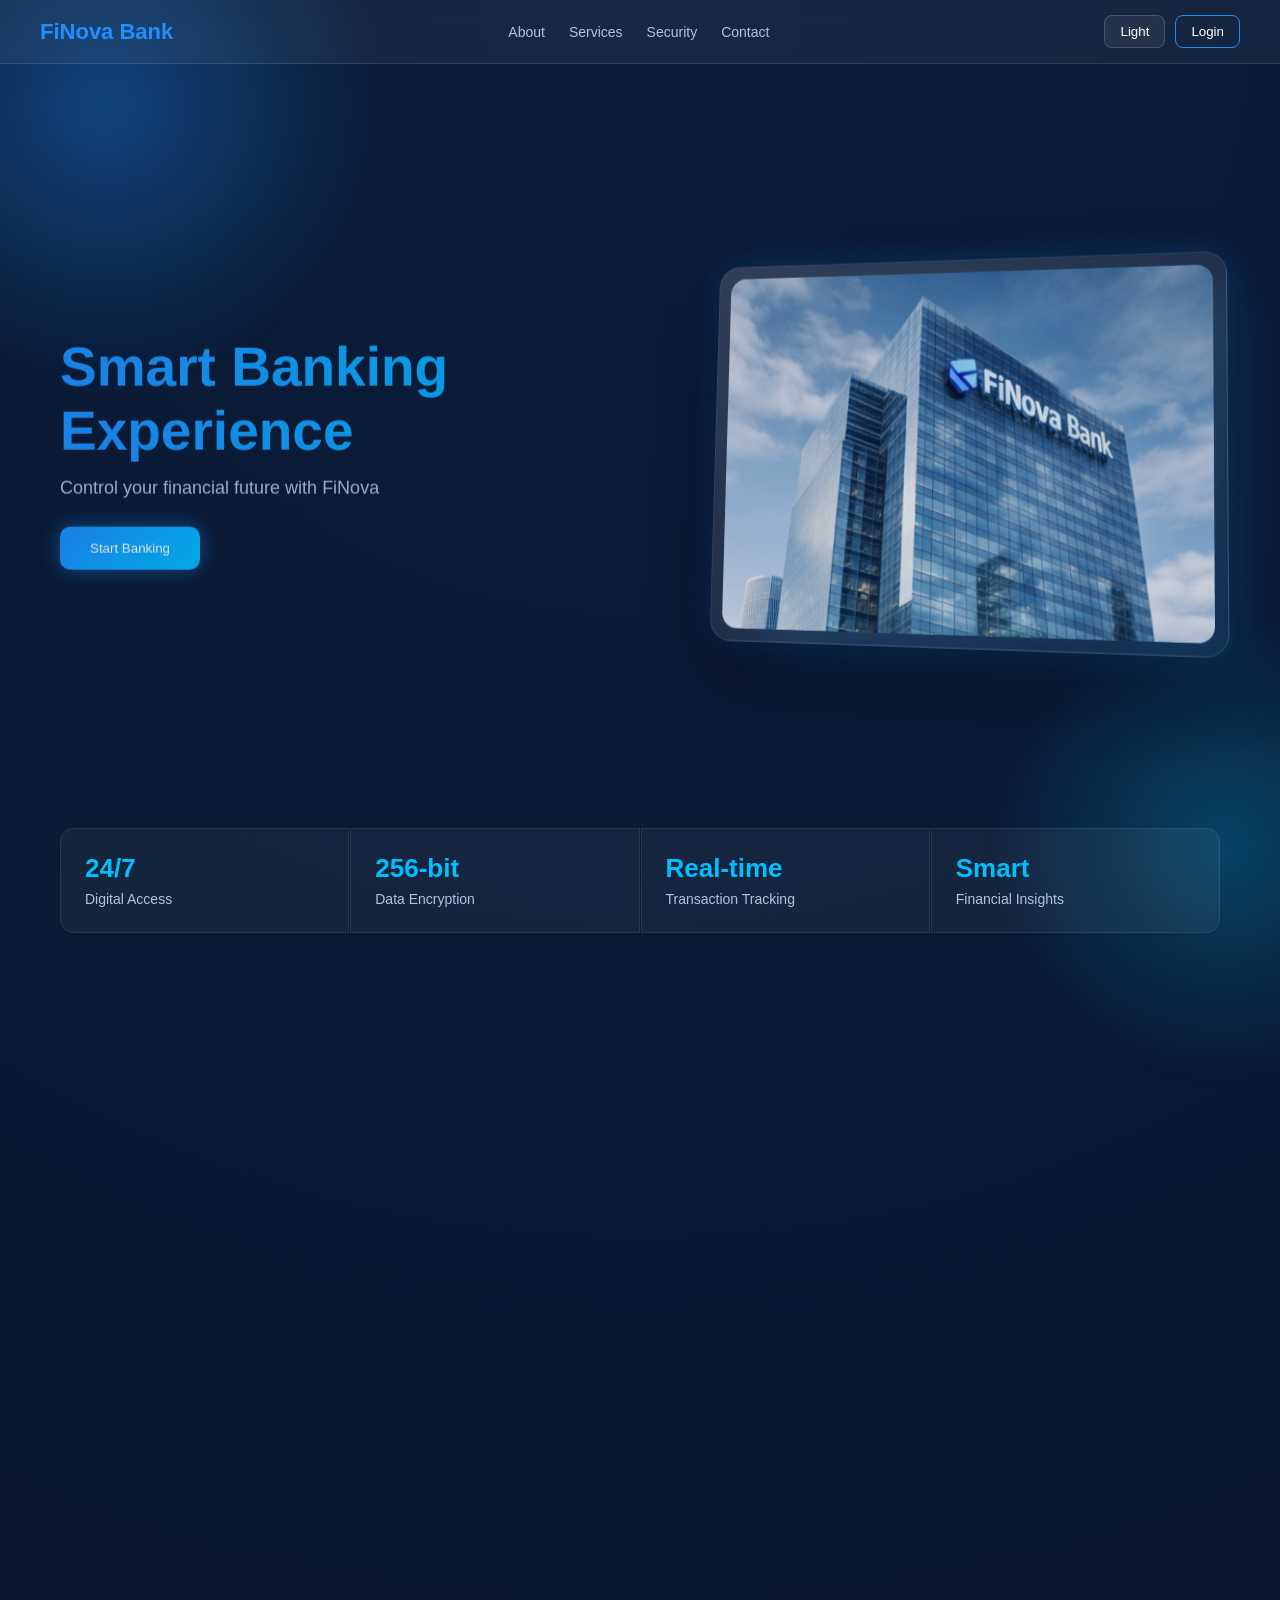
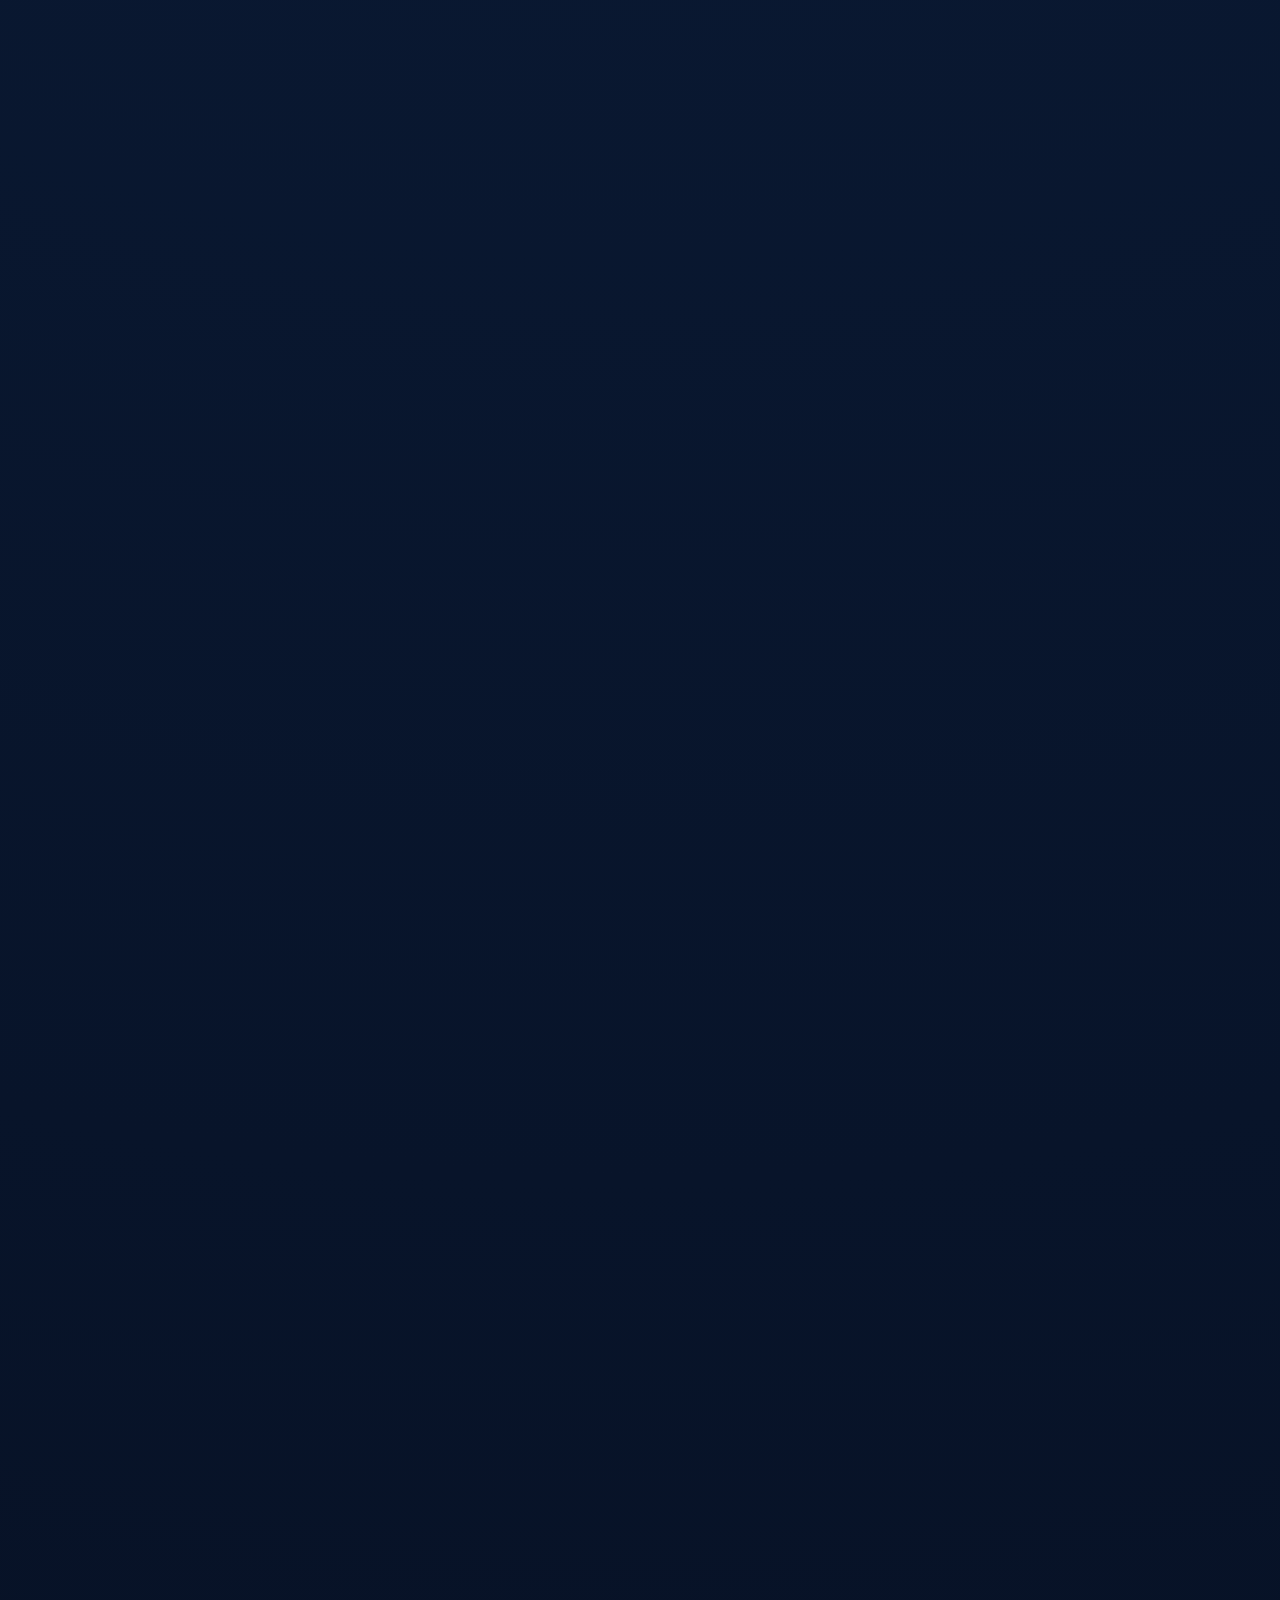
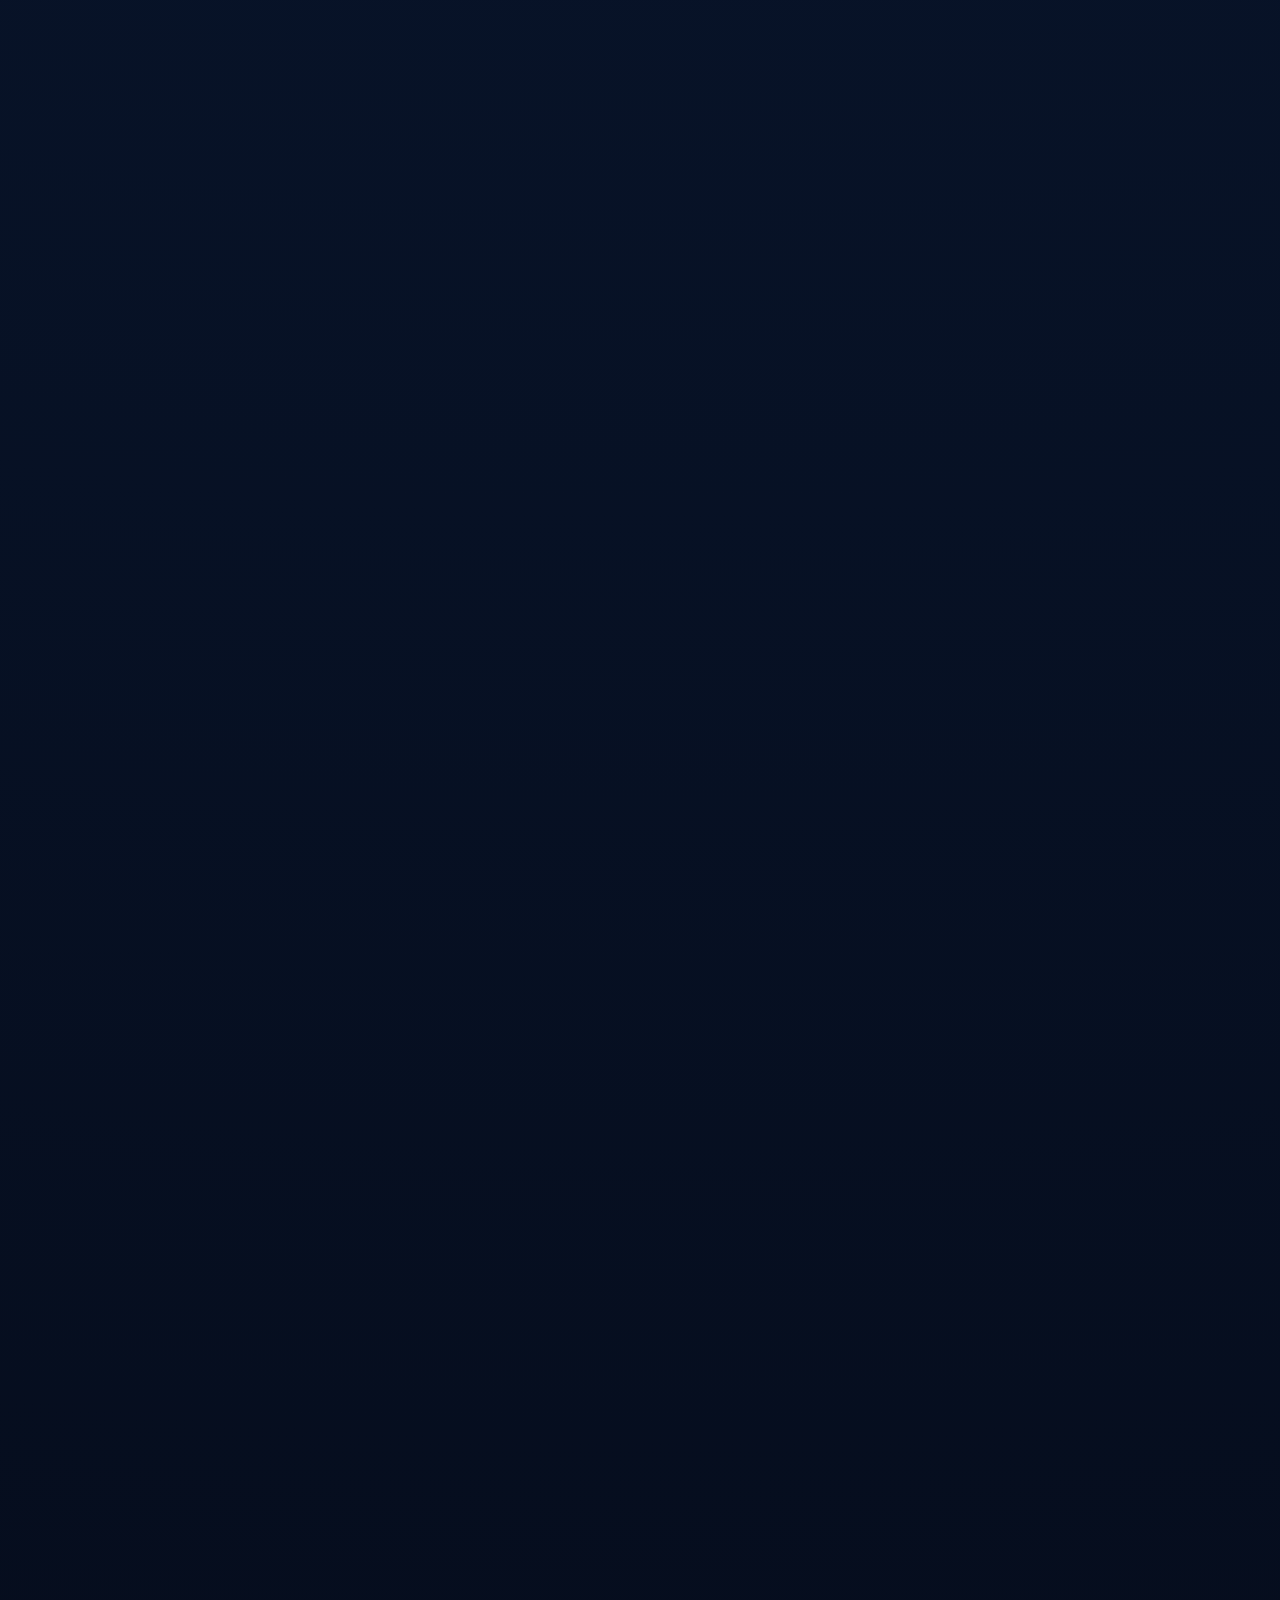
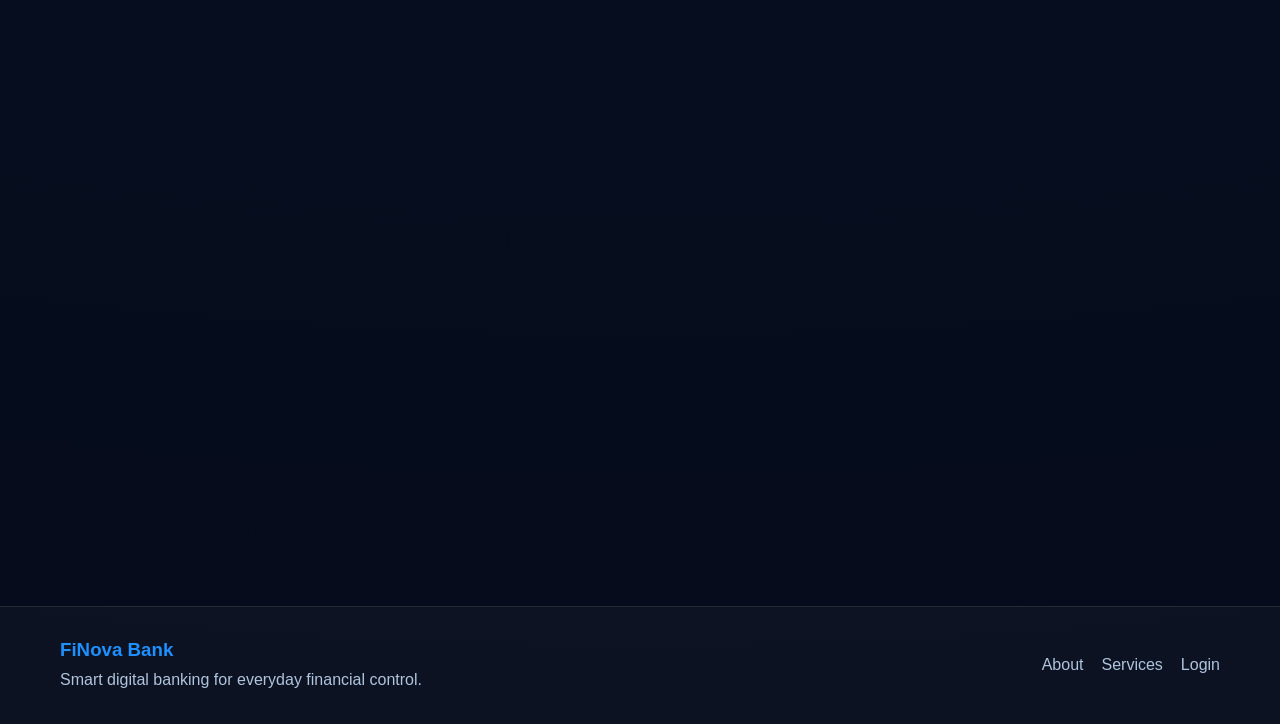
<file: index.html>
<!DOCTYPE html>
<html lang="en">
<head>
<meta charset="UTF-8">
<meta http-equiv="refresh" content="0; url=home/index.html">
<title>FiNova</title>
</head>
<body>
<a href="home/index.html">Open FiNova</a>
</body>
</html>
</file>
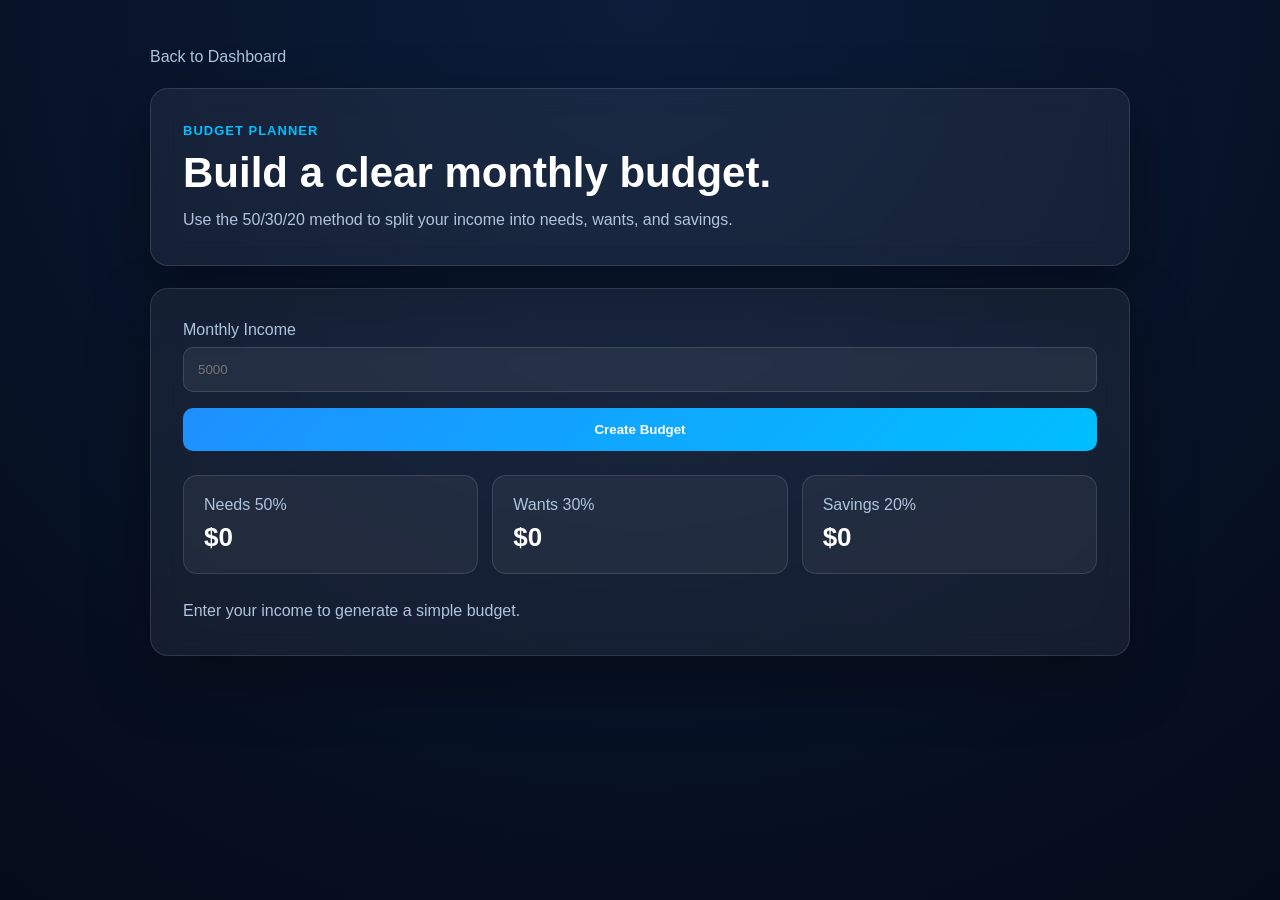
<file: budget-planner/index.html>
<!DOCTYPE html>
<html lang="en">
<head>
<meta charset="UTF-8">
<meta name="viewport" content="width=device-width, initial-scale=1.0">
<title>FiNova | Budget Planner</title>
<link rel="stylesheet" href="style.css">
</head>
<body>
<main class="tool-page">
    <a class="back-link" href="../dashboard/index.html">Back to Dashboard</a>
    <section class="hero-panel">
        <span>Budget Planner</span>
        <h1>Build a clear monthly budget.</h1>
        <p>Use the 50/30/20 method to split your income into needs, wants, and savings.</p>
    </section>

    <section class="tool-card">
        <form id="budgetForm">
            <label for="income">Monthly Income</label>
            <input id="income" type="number" min="0" placeholder="5000" required>
            <button type="submit">Create Budget</button>
        </form>

        <div class="budget-grid" id="budgetResults" hidden>
            <div><span>Needs 50%</span><strong id="needsValue">$0</strong></div>
            <div><span>Wants 30%</span><strong id="wantsValue">$0</strong></div>
            <div><span>Savings 20%</span><strong id="savingsValue">$0</strong></div>
        </div>
        <p class="tip" id="budgetTip">Enter your income to generate a simple budget.</p>
    </section>
</main>
<script src="script.js"></script>
</body>
</html>
</file>
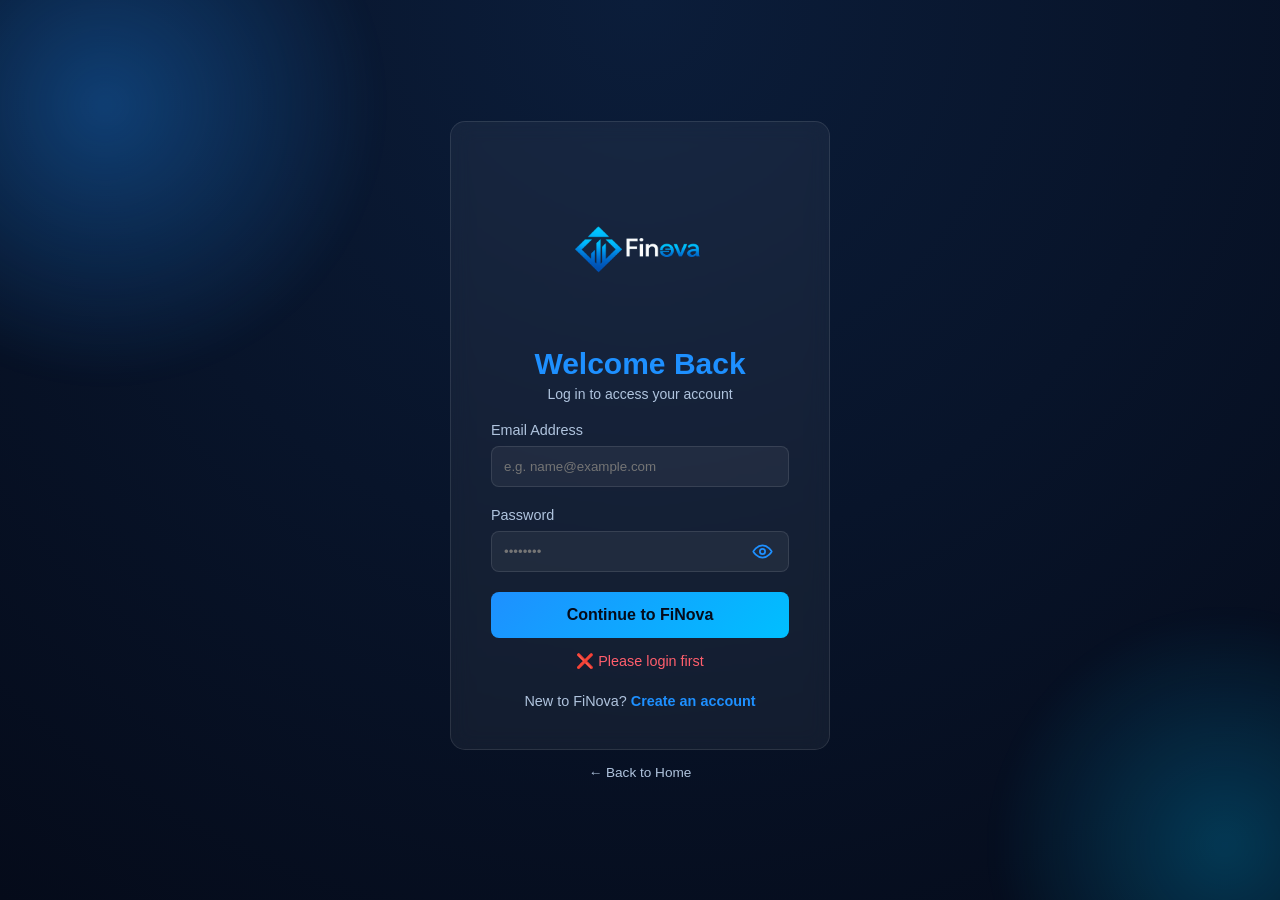
<file: dashboard/index.html>
<!DOCTYPE html>
<html lang="en">
<head>
    <meta charset="UTF-8">
    <meta name="viewport" content="width=device-width, initial-scale=1.0">
    <title>FiNova Bank | Dashboard</title>
    <!-- Font Awesome 6 -->
    <link rel="stylesheet" href="https://cdnjs.cloudflare.com/ajax/libs/font-awesome/6.5.1/css/all.min.css">
    <link rel="stylesheet" href="style.css">
</head>
<body>


<div class="dashboard-container">
    <!-- Sidebar -->
    <aside class="sidebar" id="sidebar">
        <div class="sidebar-header">
            <div class="logo-image">
                <img src="../images/logoo.png" alt="FiNova Logo" onerror="this.style.display='none'; this.nextElementSibling.style.display='flex';">
            </div>
           
        </div>


        <!-- Navigation Menu -->
        <nav class="nav-menu">
            <!-- Main Navigation -->
            <div class="nav-section">
                <span class="nav-section-title">Main</span>

                <a class="nav-item active" href="#" onclick="showSection('dashboard'); return false;">
                    <i class="fas fa-home"></i>
                    <span>Home</span>
                </a>

                <a class="nav-item" href="#" onclick="showSection('transactions'); return false;">
                    <i class="fas fa-exchange-alt"></i>
                    <span>Transactions</span>
                </a>

                <a class="nav-item" href="#" onclick="showSection('simulator'); return false;">
                    <i class="fas fa-calculator"></i>
                    <span>Loan Simulator</span>
                </a>
            </div>

            <!-- Tools Section -->
            <div class="nav-section">
                <span class="nav-section-title">Tools</span>

                <a class="nav-item" href="../simulator/index.html">
                    <i class="fas fa-chart-line"></i>
                    <span>Financial Simulator</span>
                </a>

                <a class="nav-item" href="../goal-tracker/index.html">
                    <i class="fas fa-bullseye"></i>
                    <span>Goal Tracker</span>
                </a>

                <a class="nav-item" href="../subscriptions/index.html">
                    <i class="fas fa-lightbulb"></i>
                    <span>Smart Subscriptions</span>
                </a>

                <a class="nav-item" href="../financial-health/index.html">
                    <i class="fas fa-heartbeat"></i>
                    <span>Financial Health</span>
                </a>

                <a class="nav-item" href="../budget-planner/index.html">
                    <i class="fas fa-file-invoice-dollar"></i>
                    <span>Budget Planner</span>
                </a>

                <a class="nav-item" href="../expense-chart/index.html">
                    <i class="fas fa-chart-pie"></i>
                    <span>Expense Chart</span>
                </a>

                <a class="nav-item" href="../goal-reminder/index.html">
                    <i class="fas fa-clock"></i>
                    <span>Goal Reminder</span>
                </a>

                <a class="nav-item" href="../transaction-filter/index.html">
                    <i class="fas fa-search"></i>
                    <span>Transaction Filter</span>
                </a>
            </div>

            <!-- Account Section -->
            <div class="nav-section">
                <span class="nav-section-title">Account</span>

                <a class="nav-item" href="../profile/index.html">
                    <i class="fas fa-user"></i>
                    <span>Profile</span>
                </a>

                <a class="nav-item" href="#" onclick="showSection('reports'); return false;">
                    <i class="fas fa-chart-bar"></i>
                    <span>Reports</span>
                </a>

                <a class="nav-item" href="#" onclick="showSection('settings'); return false;">
                    <i class="fas fa-cog"></i>
                    <span>Settings</span>
                </a>

                <a class="nav-item nav-item-logout" href="#" onclick="logout(); return false;">
                    <i class="fas fa-sign-out-alt"></i>
                    <span>Logout</span>
                </a>
            </div>
        </nav>
    </aside>

    <!-- Main Content -->
    <main class="main-content" id="mainContent">
        <!-- Top Header -->
        <header class="top-header">
            <div class="header-left">
                <button class="mobile-menu-btn" id="mobileMenuBtn" onclick="toggleMobileSidebar()">
                    <i class="fas fa-bars"></i>
                </button>
                <div class="header-title">
                    <h1>Dashboard</h1>
                </div>
            </div>

            <div class="header-right">
                <!-- Notification Wrapper - FIXED: proper z-index and positioning context -->
                <div class="notification-wrapper">
                    <button class="notification-btn" id="notificationBtn" onclick="toggleNotifications()">
                        <i class="fas fa-bell"></i>
                        <span class="notification-badge" id="notifBadge">3</span>
                    </button>

                    <!-- Notifications Dropdown - FIXED: z-index 9999, proper positioning -->
                    <div class="notifications-dropdown" id="notificationsDropdown">
                        <div class="notification-header">
                            <h3>Notifications</h3>
                            <button class="clear-all" onclick="clearAllNotifications()">Clear All</button>
                        </div>
                        <div class="notifications-list" id="notificationsList">
                            <div class="notification-item unread" onclick="markAsRead(this)">
                                <div class="notification-icon success">
                                    <i class="fas fa-check"></i>
                                </div>
                                <div class="notification-content">
                                    <p>Payment received: $2,500.00</p>
                                    <small>2 minutes ago</small>
                                </div>
                            </div>
                            <div class="notification-item unread" onclick="markAsRead(this)">
                                <div class="notification-icon warning">
                                    <i class="fas fa-exclamation"></i>
                                </div>
                                <div class="notification-content">
                                    <p>Low balance alert: Checking account</p>
                                    <small>1 hour ago</small>
                                </div>
                            </div>
                            <div class="notification-item unread" onclick="markAsRead(this)">
                                <div class="notification-icon info">
                                    <i class="fas fa-info"></i>
                                </div>
                                <div class="notification-content">
                                    <p>Monthly statement available</p>
                                    <small>3 hours ago</small>
                                </div>
                            </div>
                        </div>
                    </div>
                </div>

                <div class="user-profile" onclick="showSection('settings')">
                    <div class="user-avatar">JD</div>
                    <div class="user-info">
                        <div class="user-name" id="userName">John Doe</div>
                        <div class="user-role">Premium Member</div>
                    </div>
                </div>
            </div>
        </header>

        <!-- Dashboard Section -->
        <section id="dashboard" class="section active">
            <!-- Stats Cards -->
            <div class="cards-grid">
                <div class="card">
                    <div class="card-header">
                        <div class="card-info">
                            <div class="card-label">Total Balance</div>
                            <div class="card-value">$24,562.00</div>
                            <div class="card-change positive">
                                <i class="fas fa-arrow-up"></i>
                                <span>+12.5% this month</span>
                            </div>
                        </div>
                        <div class="card-icon blue">
                            <i class="fas fa-wallet"></i>
                        </div>
                    </div>
                </div>

                <div class="card">
                    <div class="card-header">
                        <div class="card-info">
                            <div class="card-label">Monthly Savings</div>
                            <div class="card-value">$3,240.00</div>
                            <div class="card-change positive">
                                <i class="fas fa-arrow-up"></i>
                                <span>+8.2% vs last month</span>
                            </div>
                        </div>
                        <div class="card-icon green">
                            <i class="fas fa-piggy-bank"></i>
                        </div>
                    </div>
                </div>

                <div class="card">
                    <div class="card-header">
                        <div class="card-info">
                            <div class="card-label">Investments</div>
                            <div class="card-value">$18,950.00</div>
                            <div class="card-change negative">
                                <i class="fas fa-arrow-down"></i>
                                <span>-2.1% this week</span>
                            </div>
                        </div>
                        <div class="card-icon orange">
                            <i class="fas fa-chart-pie"></i>
                        </div>
                    </div>
                </div>
            </div>

            <!-- Recent Transactions -->
            <div class="content-box transactions-box">
                <div class="content-header">
                    <h3><i class="fas fa-list"></i> Recent Transactions</h3>
                    <button class="view-all-btn" onclick="showSection('transactions')">View All</button>
                </div>

                <div class="transactions-list">
                    <div class="transaction-item">
                        <div class="transaction-icon blue">
                            <i class="fas fa-shopping-bag"></i>
                        </div>
                        <div class="transaction-details">
                            <div class="transaction-name">Apple Store</div>
                            <div class="transaction-date">Today, 2:34 PM</div>
                        </div>
                        <div class="transaction-amount negative">-$1,299.00</div>
                    </div>

                    <div class="transaction-item">
                        <div class="transaction-icon green">
                            <i class="fas fa-arrow-down"></i>
                        </div>
                        <div class="transaction-details">
                            <div class="transaction-name">Salary Deposit</div>
                            <div class="transaction-date">Yesterday, 9:00 AM</div>
                        </div>
                        <div class="transaction-amount positive">+$5,200.00</div>
                    </div>

                    <div class="transaction-item">
                        <div class="transaction-icon orange">
                            <i class="fas fa-bolt"></i>
                        </div>
                        <div class="transaction-details">
                            <div class="transaction-name">Electric Bill</div>
                            <div class="transaction-date">Apr 12, 2026</div>
                        </div>
                        <div class="transaction-amount negative">-$145.00</div>
                    </div>

                    <div class="transaction-item">
                        <div class="transaction-icon purple">
                            <i class="fas fa-exchange-alt"></i>
                        </div>
                        <div class="transaction-details">
                            <div class="transaction-name">Transfer to Savings</div>
                            <div class="transaction-date">Apr 10, 2026</div>
                        </div>
                        <div class="transaction-amount negative">-$1,000.00</div>
                    </div>
                </div>
            </div>
        </section>

        <!-- Transactions Section -->
        <section id="transactions" class="section">
            <div class="content-box">
                <div class="content-header">
                    <h3><i class="fas fa-exchange-alt"></i> All Transactions</h3>
                </div>
                <table class="data-table">
                    <thead>
                        <tr>
                            <th>ID</th>
                            <th>Description</th>
                            <th>Category</th>
                            <th>Date</th>
                            <th>Amount</th>
                            <th>Status</th>
                        </tr>
                    </thead>
                    <tbody>
                        <tr>
                            <td>#TRX-001</td>
                            <td>Apple Store Purchase</td>
                            <td>Electronics</td>
                            <td>Apr 19, 2026</td>
                            <td class="negative">-$1,299.00</td>
                            <td><span class="status completed">Completed</span></td>
                        </tr>
                        <tr>
                            <td>#TRX-002</td>
                            <td>Monthly Salary</td>
                            <td>Income</td>
                            <td>Apr 15, 2026</td>
                            <td class="positive">+$8,450.00</td>
                            <td><span class="status completed">Completed</span></td>
                        </tr>
                        <tr>
                            <td>#TRX-003</td>
                            <td>Electric Bill Payment</td>
                            <td>Utilities</td>
                            <td>Apr 12, 2026</td>
                            <td class="negative">-$145.00</td>
                            <td><span class="status pending">Pending</span></td>
                        </tr>
                        <tr>
                            <td>#TRX-004</td>
                            <td>Grocery Store</td>
                            <td>Food</td>
                            <td>Apr 11, 2026</td>
                            <td class="negative">-$234.50</td>
                            <td><span class="status completed">Completed</span></td>
                        </tr>
                        <tr>
                            <td>#TRX-005</td>
                            <td>Online Transfer</td>
                            <td>Transfer</td>
                            <td>Apr 10, 2026</td>
                            <td class="negative">-$1,000.00</td>
                            <td><span class="status completed">Completed</span></td>
                        </tr>
                    </tbody>
                </table>
            </div>
        </section>

        <!-- Simulator Section -->
        <section id="simulator" class="section">
            <div class="content-box simulator-box">
                <div class="content-header">
                    <h3><i class="fas fa-calculator"></i> Loan Simulator</h3>
                </div>
                <p class="simulator-desc">
                    Calculate your monthly payments and total interest for different loan scenarios.
                </p>

                <div class="simulator-inputs">
                    <div class="input-group">
                        <label>Loan Amount ($)</label>
                        <input type="number" id="loanAmount" placeholder="Enter amount" value="50000" min="1000" step="1000">
                    </div>
                    <div class="input-group">
                        <label>Interest Rate (%)</label>
                        <input type="number" id="interestRate" placeholder="Enter rate" value="5.5" min="0.1" max="30" step="0.1">
                    </div>
                    <div class="input-group">
                        <label>Loan Term (Months)</label>
                        <input type="number" id="loanTerm" placeholder="Enter months" value="60" min="6" max="360" step="6">
                    </div>
                    <div class="input-group">
                        <label>Loan Type</label>
                        <select id="loanType">
                            <option value="personal">Personal Loan</option>
                            <option value="mortgage">Mortgage</option>
                            <option value="auto">Auto Loan</option>
                            <option value="business">Business Loan</option>
                        </select>
                    </div>
                </div>

                <button class="simulate-btn" onclick="calculateLoan()">
                    <i class="fas fa-calculator"></i>
                    <span id="btnText">Calculate Loan</span>
                </button>

                <div class="simulator-results" id="simulatorResults">
                    <div class="result-row">
                        <span>Monthly Payment</span>
                        <span id="monthlyPayment">$0.00</span>
                    </div>
                    <div class="result-row">
                        <span>Total Interest</span>
                        <span id="totalInterest">$0.00</span>
                    </div>
                    <div class="result-row">
                        <span>Total Payment</span>
                        <span id="totalPayment">$0.00</span>
                    </div>
                    <div class="result-row">
                        <span>Annual Cost</span>
                        <span id="annualCost">$0.00</span>
                    </div>
                </div>
            </div>
        </section>

        <!-- Reports Section -->
        <section id="reports" class="section">
            <div class="reports-grid">
                <div class="report-card">
                    <div class="report-icon">
                        <i class="fas fa-file-alt"></i>
                    </div>
                    <h4>Monthly Statement</h4>
                    <p>Complete transaction history and account summary for April 2026.</p>
                    <button class="download-btn" onclick="downloadReport('monthly', 'Monthly_Statement_April_2026.pdf')">
                        <i class="fas fa-download"></i> Download PDF
                    </button>
                </div>

                <div class="report-card">
                    <div class="report-icon">
                        <i class="fas fa-chart-line"></i>
                    </div>
                    <h4>Annual Financial Report</h4>
                    <p>Comprehensive yearly overview of income, expenses, and savings.</p>
                    <button class="download-btn" onclick="downloadReport('annual', 'Annual_Report_2026.pdf')">
                        <i class="fas fa-download"></i> Download PDF
                    </button>
                </div>

                <div class="report-card">
                    <div class="report-icon">
                        <i class="fas fa-file-invoice-dollar"></i>
                    </div>
                    <h4>Tax Documents</h4>
                    <p>Tax forms and deductible expenses for your accountant.</p>
                    <button class="download-btn" onclick="downloadReport('tax', 'Tax_Documents_2026.pdf')">
                        <i class="fas fa-download"></i> Download PDF
                    </button>
                </div>

                <div class="report-card">
                    <div class="report-icon">
                        <i class="fas fa-chart-pie"></i>
                    </div>
                    <h4>Spending Analysis</h4>
                    <p>Detailed breakdown of spending patterns by category.</p>
                    <button class="download-btn" onclick="downloadReport('spending', 'Spending_Analysis_Q1_2026.pdf')">
                        <i class="fas fa-download"></i> Download PDF
                    </button>
                </div>

                <div class="report-card">
                    <div class="report-icon">
                        <i class="fas fa-university"></i>
                    </div>
                    <h4>Loan Amortization</h4>
                    <p>Payment schedule and principal/interest breakdown.</p>
                    <button class="download-btn" onclick="downloadReport('loan', 'Loan_Amortization_Schedule.pdf')">
                        <i class="fas fa-download"></i> Download PDF
                    </button>
                </div>

                <div class="report-card">
                    <div class="report-icon">
                        <i class="fas fa-clipboard-list"></i>
                    </div>
                    <h4>Account Summary</h4>
                    <p>Quick snapshot of all accounts and current balances.</p>
                    <button class="download-btn" onclick="downloadReport('summary', 'Account_Summary.pdf')">
                        <i class="fas fa-download"></i> Download PDF
                    </button>
                </div>
            </div>
        </section>

        <!-- Settings Section -->
        <section id="settings" class="section">
            <div class="content-box settings-box">
                <div class="content-header">
                    <h3><i class="fas fa-cog"></i> Account Settings</h3>
                </div>

                <form class="settings-form" onsubmit="saveSettings(event)">
                    <div class="form-row">
                        <div class="form-group">
                            <label>Full Name</label>
                            <div class="input-wrapper">
                                <i class="fas fa-user"></i>
                                <input type="text" id="settingName" value="John Doe">
                            </div>
                        </div>

                        <div class="form-group">
                            <label>Email Address</label>
                            <div class="input-wrapper">
                                <i class="fas fa-envelope"></i>
                                <input type="email" id="settingEmail" value="john.doe@example.com">
                            </div>
                        </div>
                    </div>

                    <div class="form-row">
                        <div class="form-group">
                            <label>Phone Number</label>
                            <div class="input-wrapper">
                                <i class="fas fa-phone"></i>
                                <input type="tel" id="settingPhone" value="+1 (555) 123-4567">
                            </div>
                        </div>

                        <div class="form-group">
                            <label>Currency</label>
                            <div class="input-wrapper">
                                <i class="fas fa-coins"></i>
                                <select id="settingCurrency">
                                    <option value="USD" selected>USD ($)</option>
                                    <option value="EUR">EUR (€)</option>
                                    <option value="GBP">GBP (£)</option>
                                    <option value="JPY">JPY (¥)</option>
                                </select>
                            </div>
                        </div>
                    </div>

                    <div class="form-row">
                        <div class="form-group">
                            <label>Language</label>
                            <div class="input-wrapper">
                                <i class="fas fa-globe"></i>
                                <select id="settingLanguage">
                                    <option value="en" selected>English</option>
                                    <option value="es">Spanish</option>
                                    <option value="fr">French</option>
                                    <option value="de">German</option>
                                </select>
                            </div>
                        </div>

                        <div class="form-group">
                            <label>Notifications</label>
                            <div class="input-wrapper">
                                <i class="fas fa-bell"></i>
                                <select id="settingNotifications">
                                    <option value="all" selected>All Notifications</option>
                                    <option value="important">Important Only</option>
                                    <option value="none">None</option>
                                </select>
                            </div>
                        </div>
                    </div>

                    <button type="submit" class="save-btn">
                        <i class="fas fa-save"></i> Save Changes
                    </button>
                </form>
            </div>
        </section>
    </main>
</div>

<!-- Toast Notification -->
<div class="toast" id="toast">
    <div class="toast-icon">
        <i class="fas fa-check"></i>
    </div>
    <div class="toast-content">
        <h4>Success</h4>
        <p id="toastMessage">Operation completed successfully</p>
    </div>
</div>

<script src="script.js"></script>
</body>
</html>
</file>
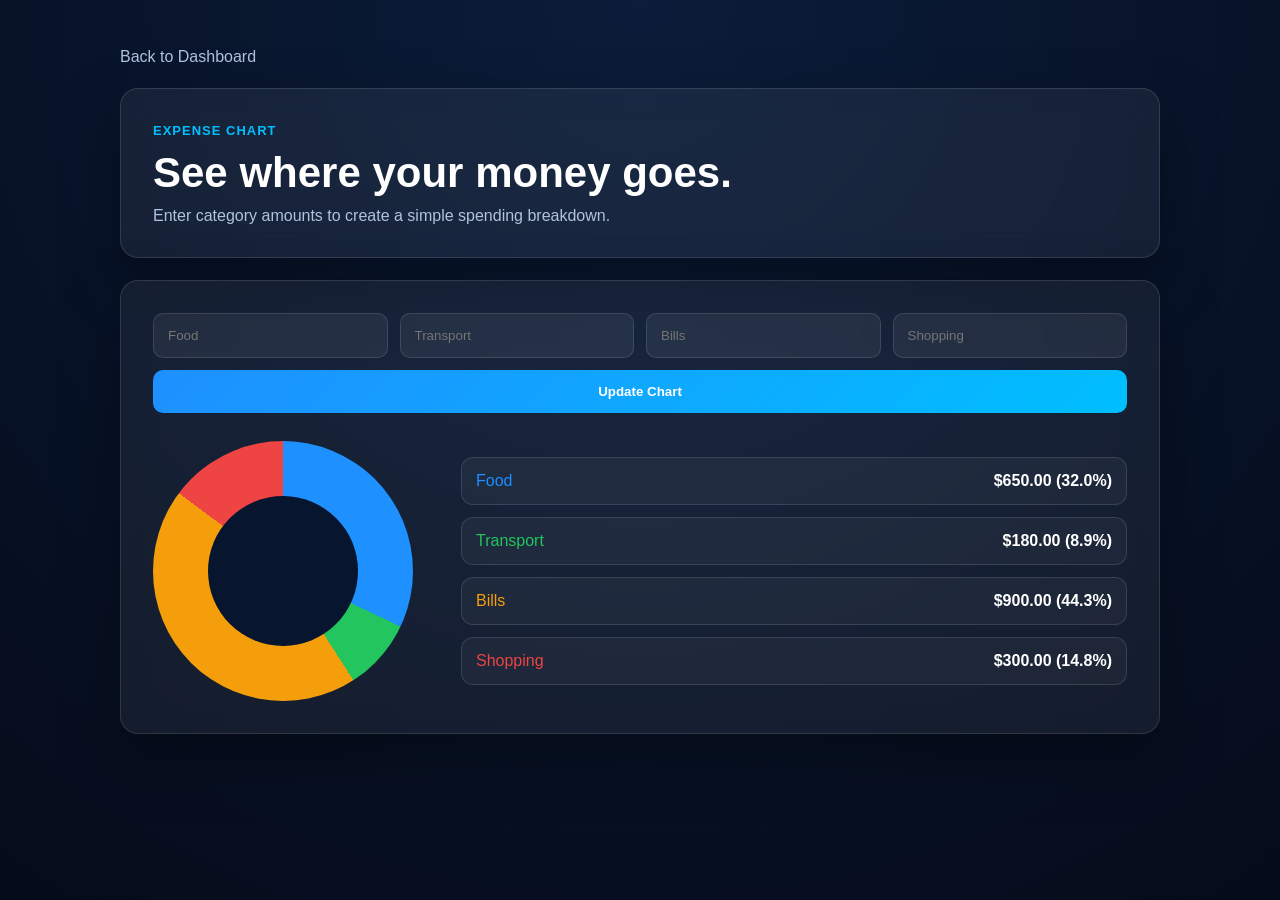
<file: expense-chart/index.html>
<!DOCTYPE html>
<html lang="en">
<head>
<meta charset="UTF-8">
<meta name="viewport" content="width=device-width, initial-scale=1.0">
<title>FiNova | Expense Category Chart</title>
<link rel="stylesheet" href="style.css">
</head>
<body>
<main class="tool-page">
    <a class="back-link" href="../dashboard/index.html">Back to Dashboard</a>
    <section class="hero-panel">
        <span>Expense Chart</span>
        <h1>See where your money goes.</h1>
        <p>Enter category amounts to create a simple spending breakdown.</p>
    </section>
    <section class="tool-card">
        <form id="expenseForm" class="grid-form">
            <input id="food" type="number" min="0" placeholder="Food">
            <input id="transport" type="number" min="0" placeholder="Transport">
            <input id="bills" type="number" min="0" placeholder="Bills">
            <input id="shopping" type="number" min="0" placeholder="Shopping">
            <button type="submit">Update Chart</button>
        </form>
        <div class="chart-layout">
            <div class="donut" id="donut"></div>
            <div id="legend" class="legend"></div>
        </div>
    </section>
</main>
<script src="script.js"></script>
</body>
</html>
</file>
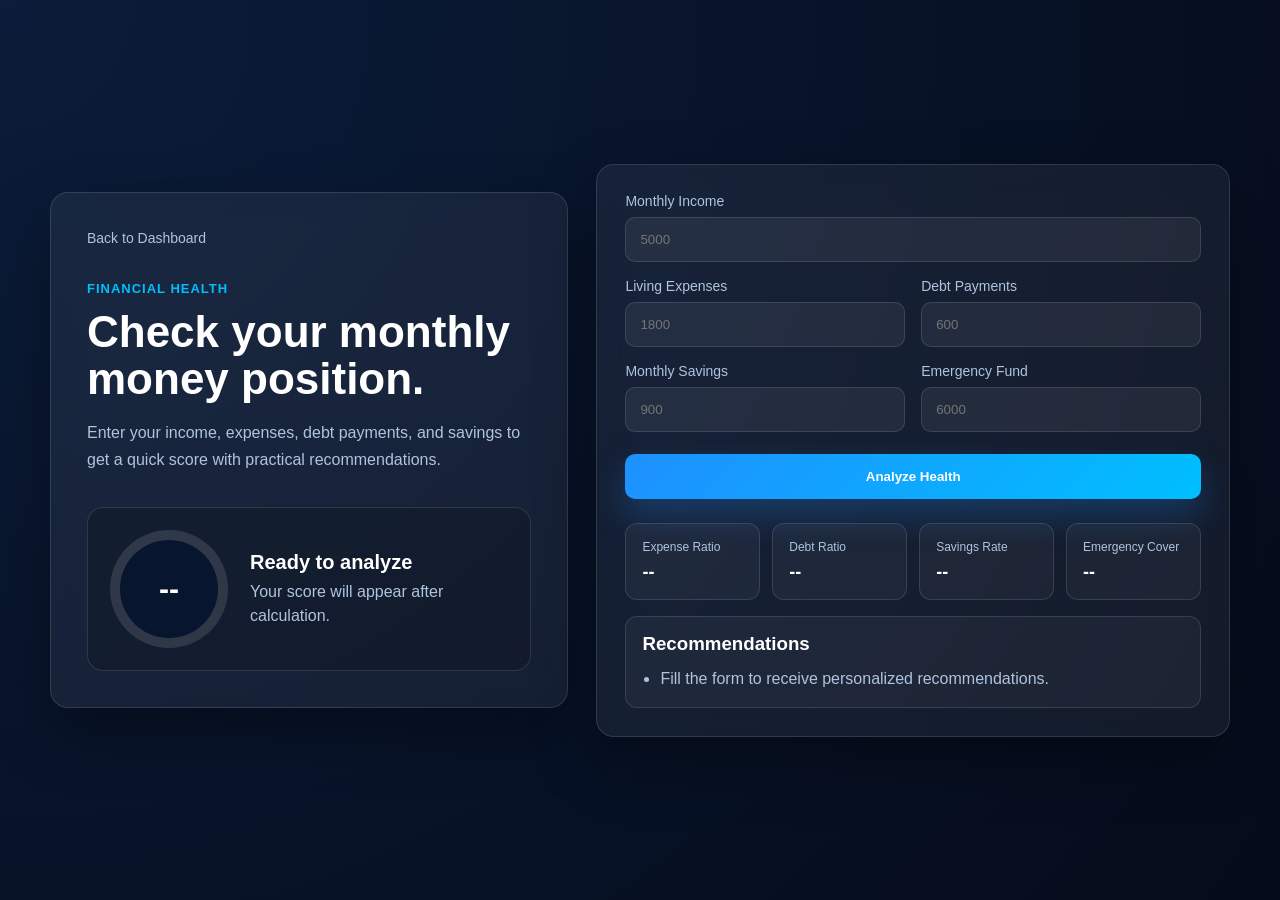
<file: financial-health/index.html>
<!DOCTYPE html>
<html lang="en">
<head>
<meta charset="UTF-8">
<meta name="viewport" content="width=device-width, initial-scale=1.0">
<title>FiNova | Financial Health Check</title>
<link rel="stylesheet" href="style.css">
</head>
<body>
<main class="health-app">
    <section class="intro-panel">
        <a class="back-link" href="../dashboard/index.html">Back to Dashboard</a>
        <span class="eyebrow">Financial Health</span>
        <h1>Check your monthly money position.</h1>
        <p>Enter your income, expenses, debt payments, and savings to get a quick score with practical recommendations.</p>

        <div class="score-card">
            <div class="score-ring" id="scoreRing">
                <span id="scoreValue">--</span>
            </div>
            <div>
                <h2 id="scoreLabel">Ready to analyze</h2>
                <p id="scoreSummary">Your score will appear after calculation.</p>
            </div>
        </div>
    </section>

    <section class="calculator-panel">
        <form id="healthForm">
            <div class="field-group">
                <label for="income">Monthly Income</label>
                <input type="number" id="income" min="0" placeholder="5000" required>
            </div>

            <div class="field-grid">
                <div class="field-group">
                    <label for="expenses">Living Expenses</label>
                    <input type="number" id="expenses" min="0" placeholder="1800" required>
                </div>
                <div class="field-group">
                    <label for="debt">Debt Payments</label>
                    <input type="number" id="debt" min="0" placeholder="600" required>
                </div>
            </div>

            <div class="field-grid">
                <div class="field-group">
                    <label for="savings">Monthly Savings</label>
                    <input type="number" id="savings" min="0" placeholder="900" required>
                </div>
                <div class="field-group">
                    <label for="emergency">Emergency Fund</label>
                    <input type="number" id="emergency" min="0" placeholder="6000" required>
                </div>
            </div>

            <button type="submit">Analyze Health</button>
        </form>

        <div class="metrics">
            <div>
                <span>Expense Ratio</span>
                <strong id="expenseRatio">--</strong>
            </div>
            <div>
                <span>Debt Ratio</span>
                <strong id="debtRatio">--</strong>
            </div>
            <div>
                <span>Savings Rate</span>
                <strong id="savingsRate">--</strong>
            </div>
            <div>
                <span>Emergency Cover</span>
                <strong id="emergencyCover">--</strong>
            </div>
        </div>

        <div class="recommendations">
            <h3>Recommendations</h3>
            <ul id="recommendationList">
                <li>Fill the form to receive personalized recommendations.</li>
            </ul>
        </div>
    </section>
</main>
<script src="script.js"></script>
</body>
</html>
</file>
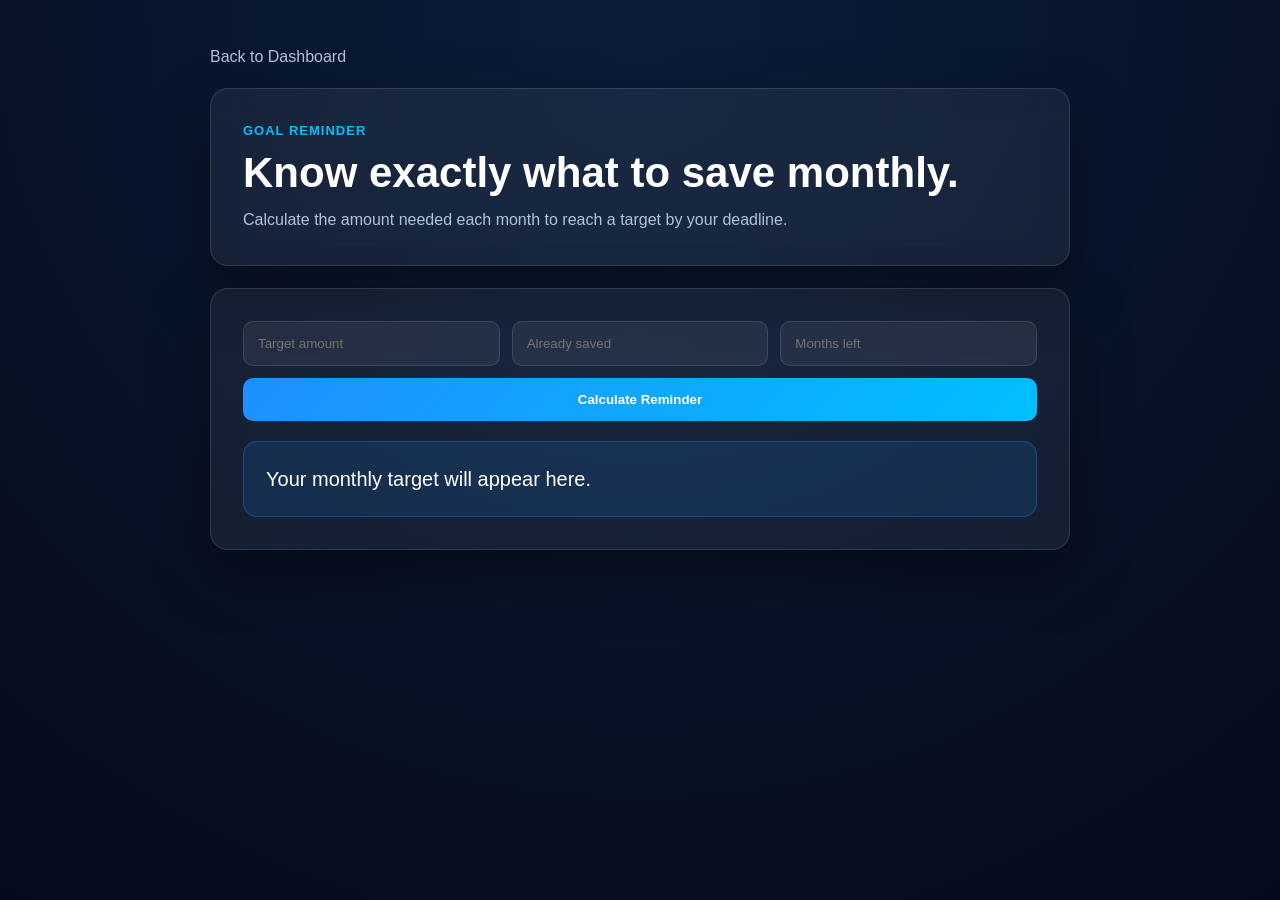
<file: goal-reminder/index.html>
<!DOCTYPE html>
<html lang="en">
<head>
<meta charset="UTF-8">
<meta name="viewport" content="width=device-width, initial-scale=1.0">
<title>FiNova | Savings Goal Reminder</title>
<link rel="stylesheet" href="style.css">
</head>
<body>
<main class="tool-page">
    <a class="back-link" href="../dashboard/index.html">Back to Dashboard</a>
    <section class="hero-panel">
        <span>Goal Reminder</span>
        <h1>Know exactly what to save monthly.</h1>
        <p>Calculate the amount needed each month to reach a target by your deadline.</p>
    </section>
    <section class="tool-card">
        <form id="reminderForm">
            <input id="target" type="number" min="0" placeholder="Target amount" required>
            <input id="saved" type="number" min="0" placeholder="Already saved" required>
            <input id="months" type="number" min="1" placeholder="Months left" required>
            <button type="submit">Calculate Reminder</button>
        </form>
        <div class="result" id="result">Your monthly target will appear here.</div>
    </section>
</main>
<script src="script.js"></script>
</body>
</html>
</file>
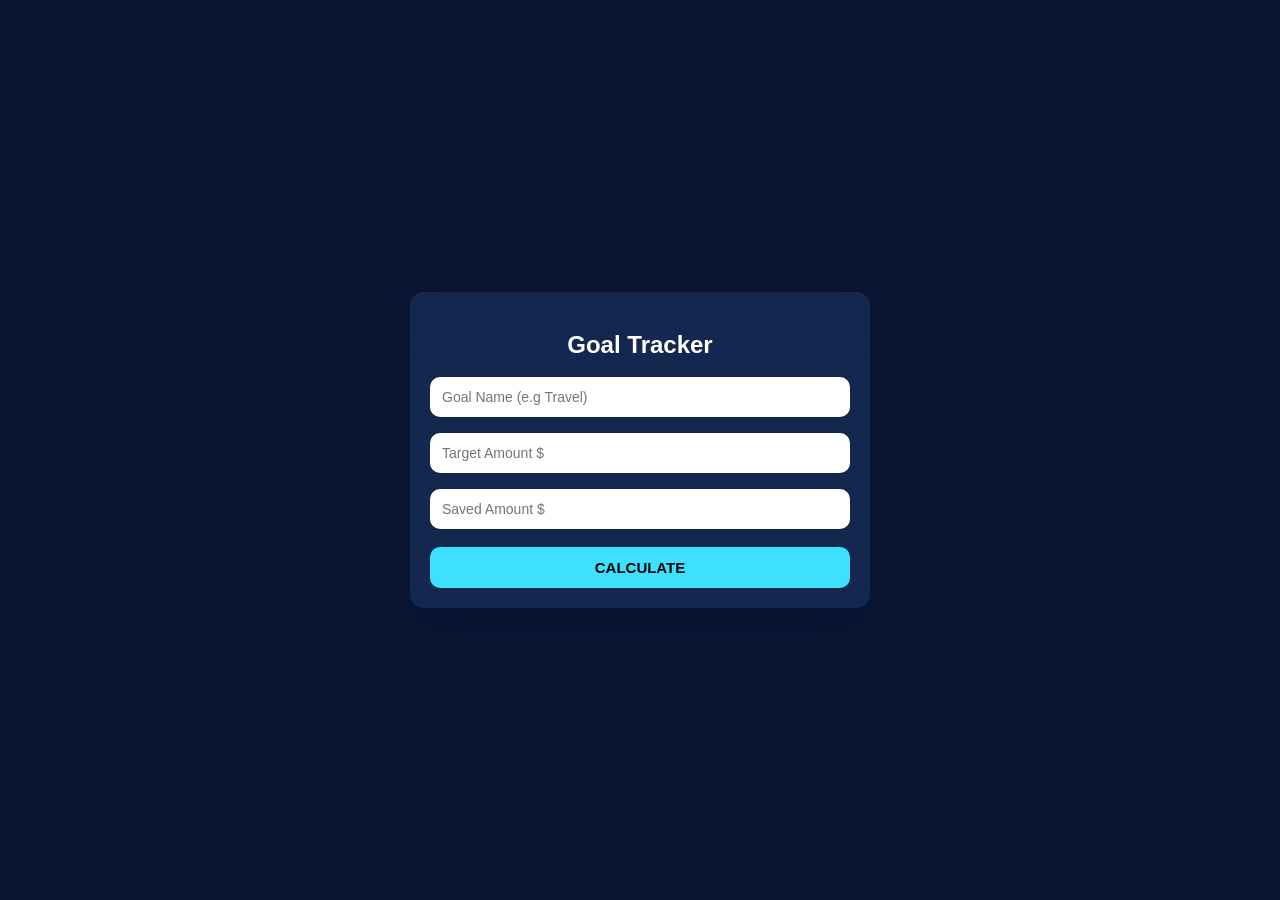
<file: goal-tracker/index.html>
<!DOCTYPE html>
<html lang="en">
<head>
<meta charset="UTF-8">
<meta name="viewport" content="width=device-width, initial-scale=1.0">
<title>FiNova | Goal Tracker</title>
<link rel="stylesheet" href="style.css">
</head>
<body>
<div class="card">
    <h2>Goal Tracker</h2>
    <form id="goalForm">
        <input type="text" id="goalName" name="goal_name" placeholder="Goal Name (e.g Travel)" required>
        <input type="number" id="targetAmount" name="target" placeholder="Target Amount $" required>
        <input type="number" id="savedAmount" name="saved" placeholder="Saved Amount $" required>
        <button type="submit" name="calculate">CALCULATE</button>
    </form>

    <div id="result" class="result" hidden>
        <h3 id="goalTitle"></h3>
        <div class="progress">
            <div class="bar" id="progressBar"></div>
        </div>
        <h3 id="progressText"></h3>
        <p id="pointsText"></p>
        <p id="rewardText"></p>
        <p id="statusText"></p>
        <p id="milestoneText"></p>
    </div>
</div>
<script src="script.js"></script>
</body>
</html>
</file>
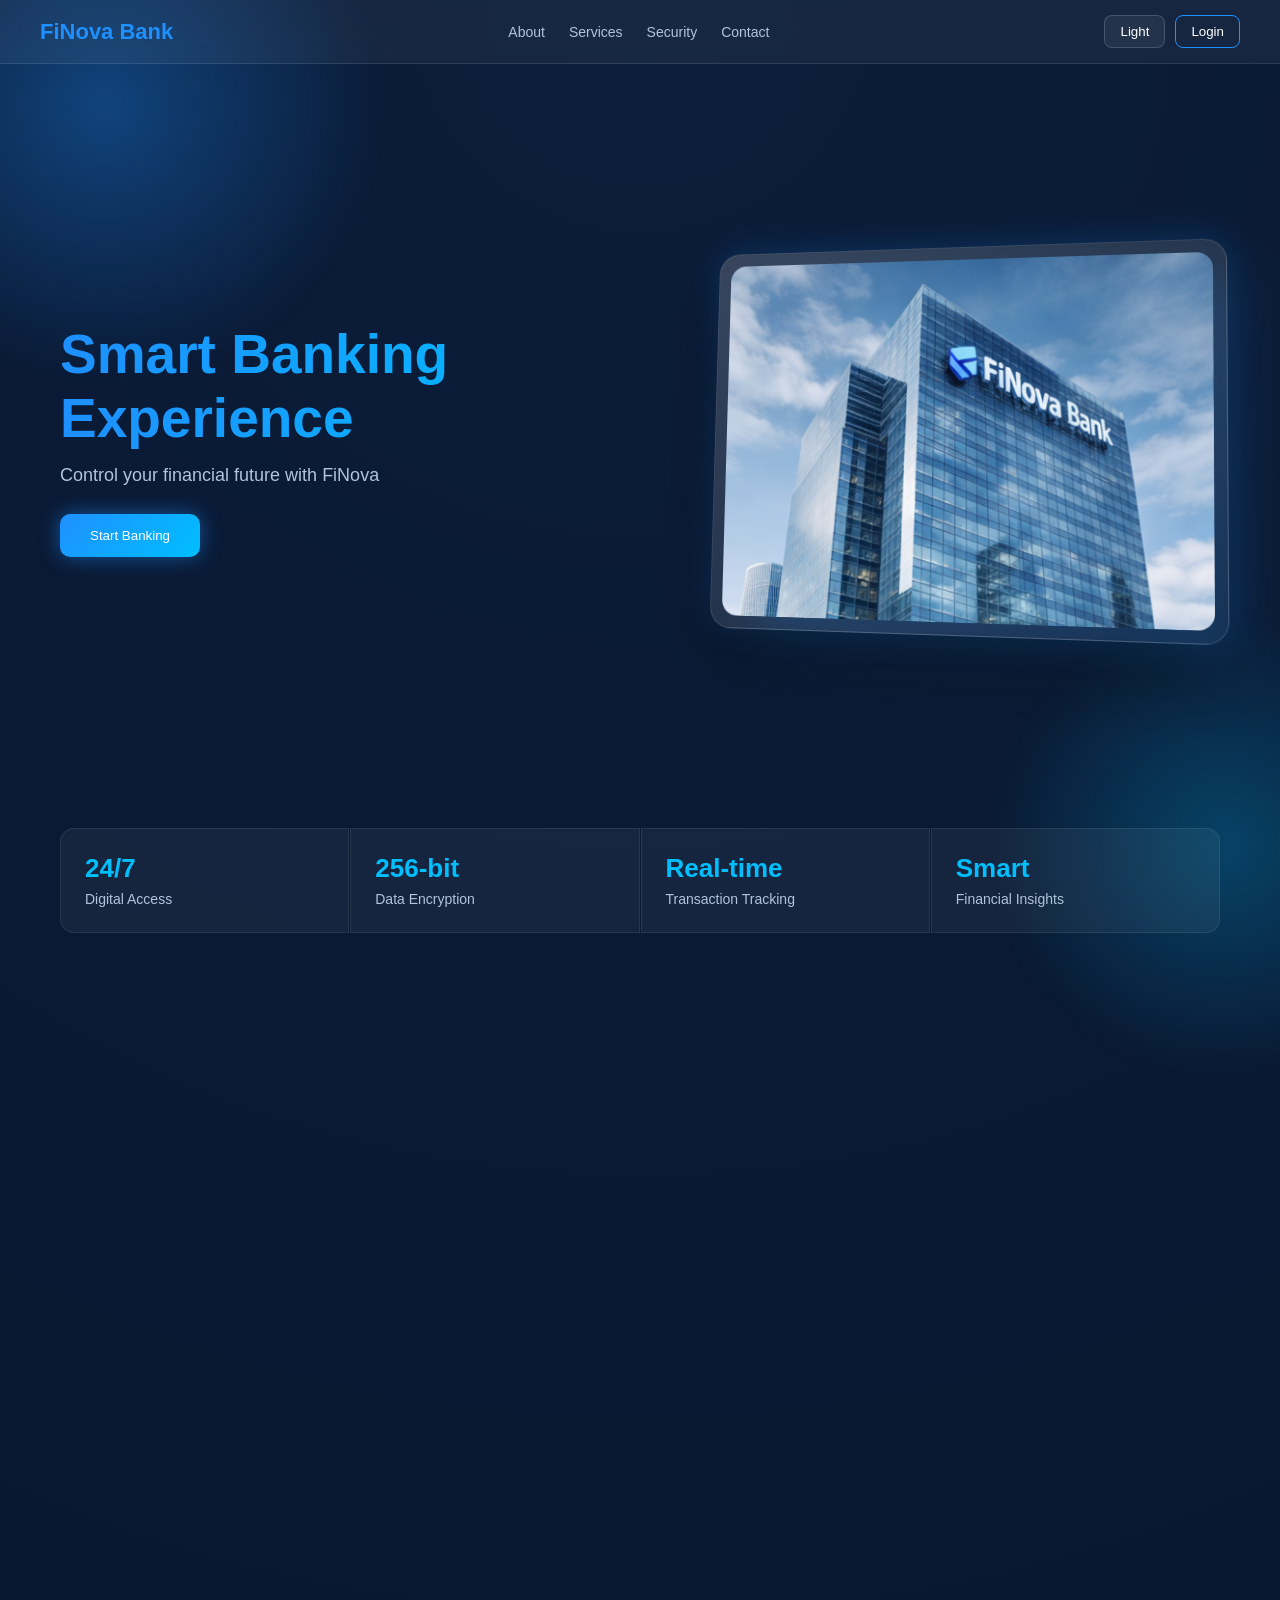
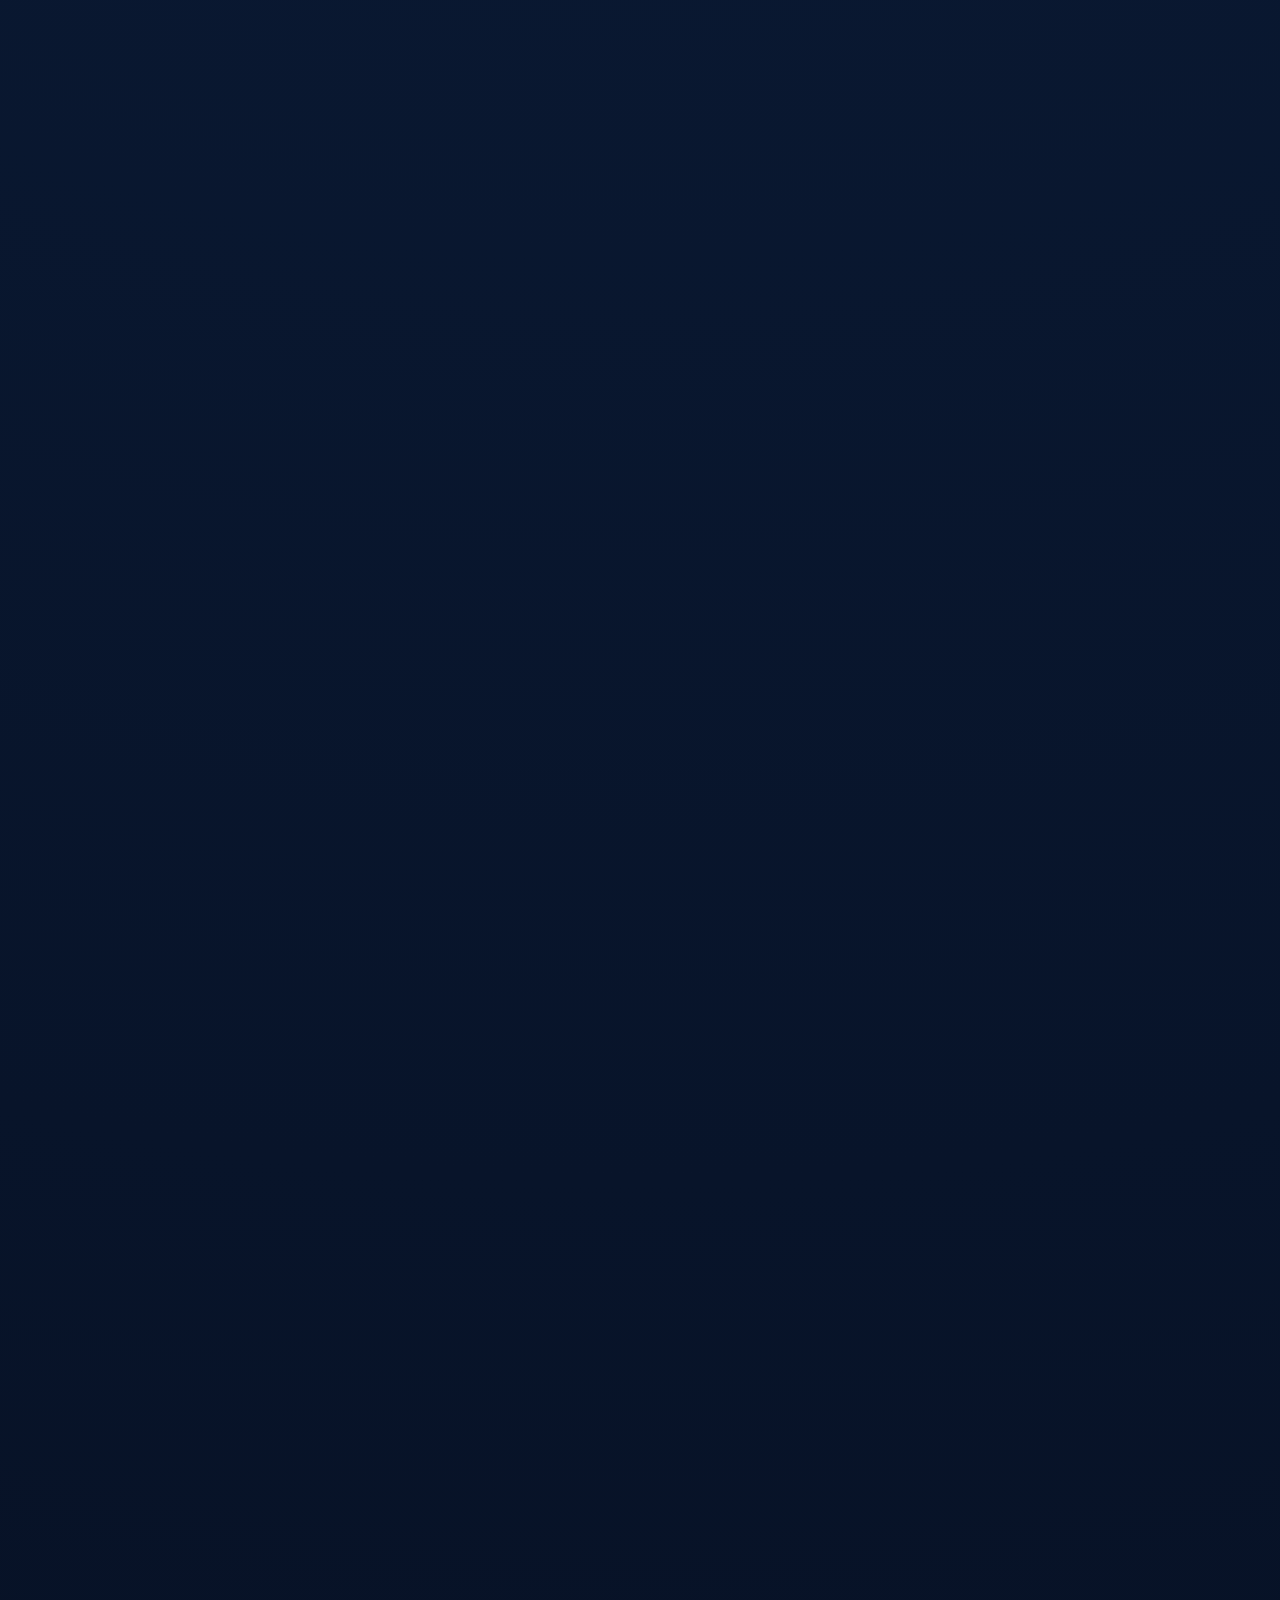
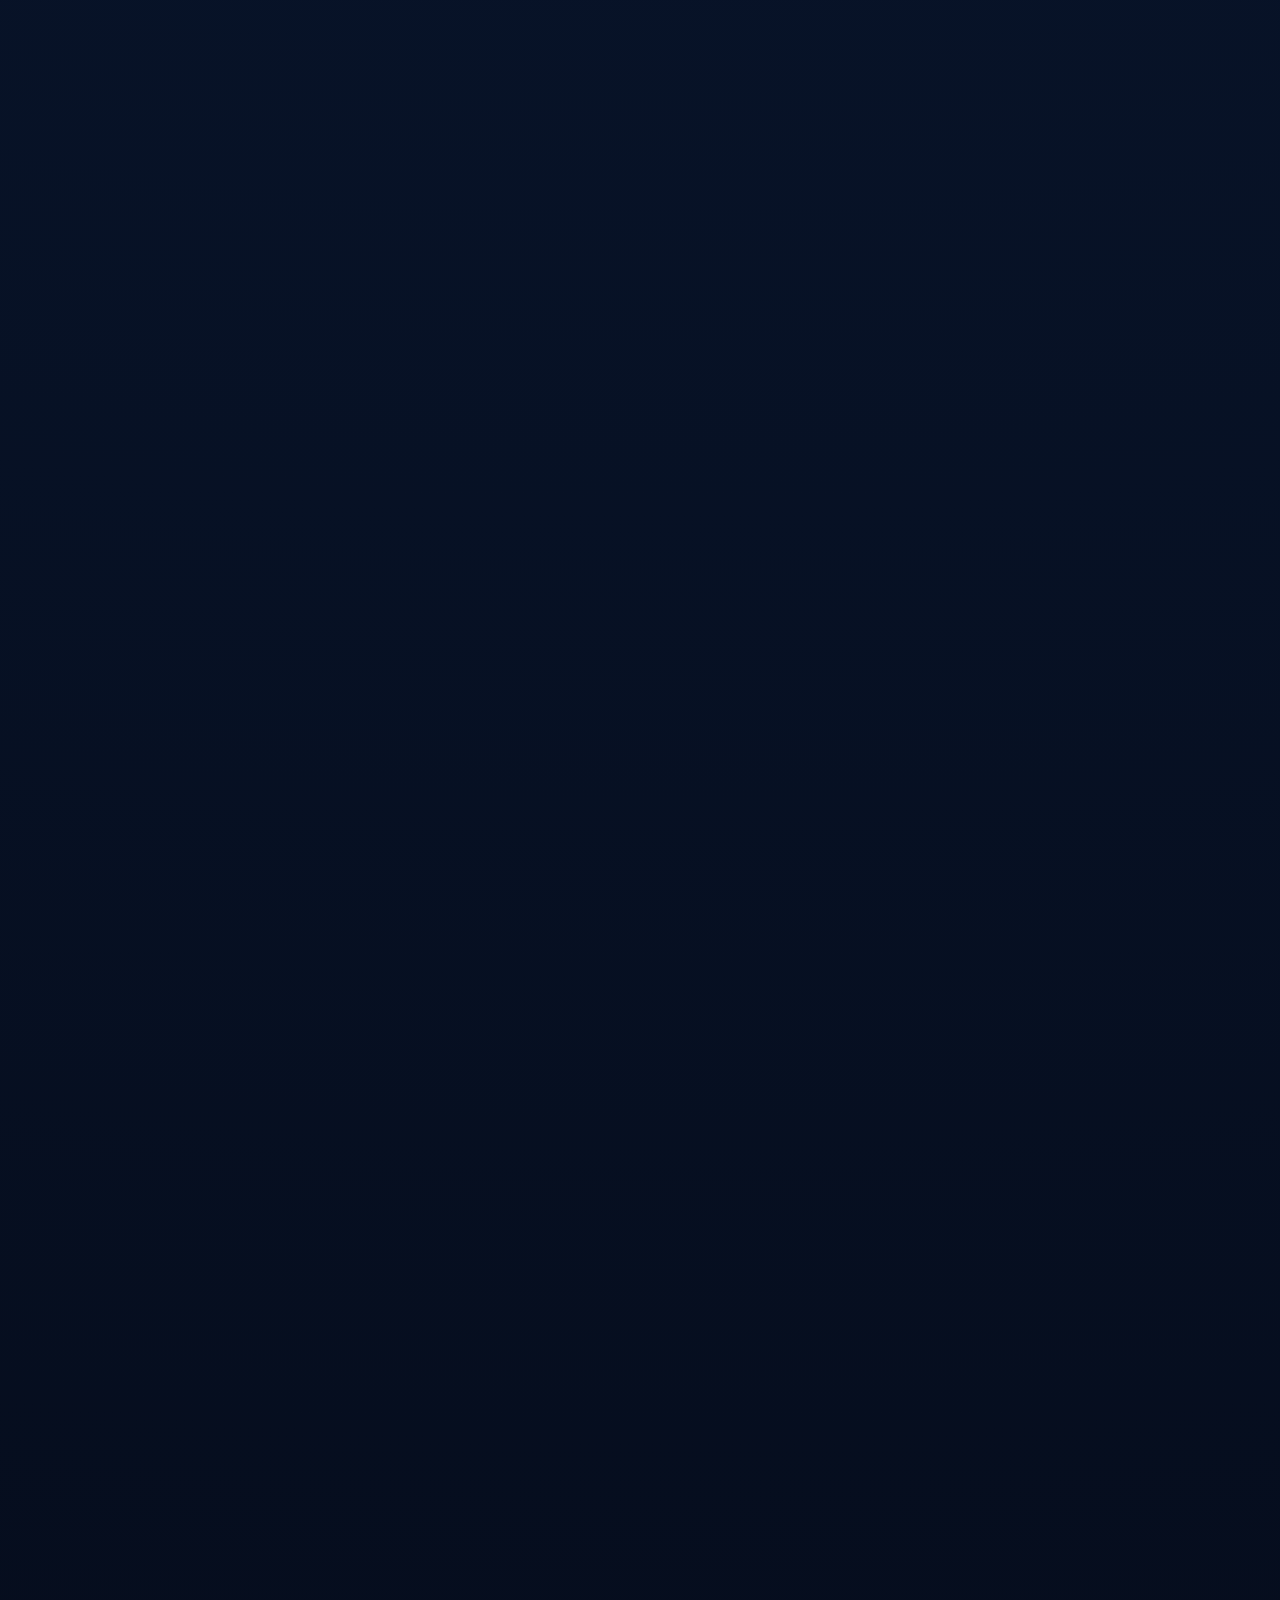
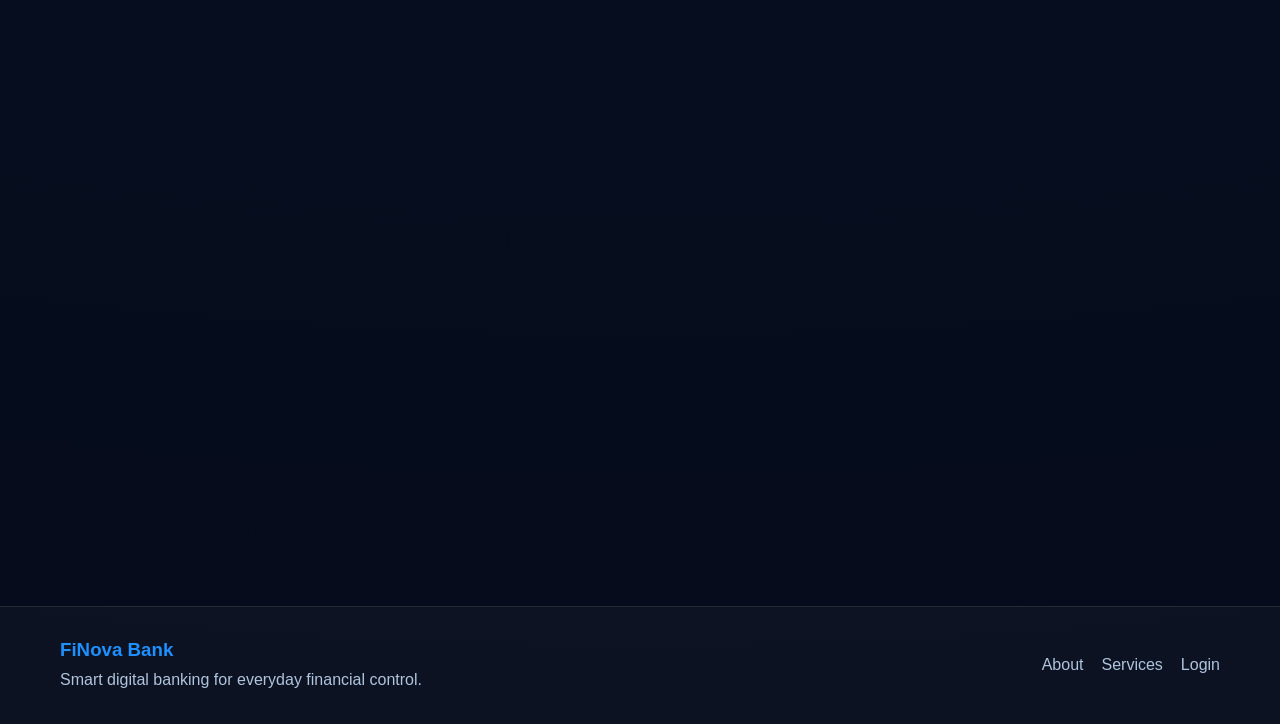
<file: home/index.html>
<!DOCTYPE html>
<html lang="en">
<head>
<meta charset="UTF-8">
<meta name="viewport" content="width=device-width, initial-scale=1.0">
<title>FiNova Bank</title>

<!-- AOS -->
<link href="https://unpkg.com/aos@2.3.1/dist/aos.css" rel="stylesheet">

<link rel="stylesheet" href="style.css">
</head>

<body>

<!-- NAVBAR -->
<div class="navbar">
    <div class="logo">FiNova Bank</div>
    <nav class="nav-links" aria-label="Main navigation">
        <a href="#about">About</a>
        <a href="#services">Services</a>
        <a href="#security">Security</a>
        <a href="#contact">Contact</a>
    </nav>
    <div class="nav-actions">
        <button class="theme-toggle" type="button" onclick="toggleTheme()">Light</button>
        <button class="login" onclick="window.location.href='../login/index.html'">Login</button>
    </div>
</div>

<!-- HERO -->
<section class="hero" data-aos="fade-up">
    <div class="hero-content">
        <h1>Smart Banking Experience</h1>
        <p>Control your financial future with FiNova</p>
        <button onclick="window.location.href='../login/index.html'">Start Banking</button>
    </div>

    <div class="hero-bank-visual" aria-label="3D FiNova bank building">
        <div class="bank-image-crop">
            <img src="../images/YOUR-BANK-IMAGE.png" alt="3D FiNova Bank building">
        </div>
    </div>
</section>

<!-- TRUST STATS -->
<section class="trust-strip" aria-label="FiNova highlights">
    <div>
        <strong>24/7</strong>
        <span>Digital Access</span>
    </div>
    <div>
        <strong>256-bit</strong>
        <span>Data Encryption</span>
    </div>
    <div>
        <strong>Real-time</strong>
        <span>Transaction Tracking</span>
    </div>
    <div>
        <strong>Smart</strong>
        <span>Financial Insights</span>
    </div>
</section>

<!-- ABOUT -->
<section id="about" class="about-section" data-aos="fade-right">

    <div class="glass about-text">
        <h2 style="color: #187de2;">About FiNova</h2>
        <p>
            FiNova is a modern digital banking platform designed to simplify the way users manage their finances in a fast and secure environment.

It provides a smart and user-friendly experience that allows users to track expenses, monitor transactions in real time, and set personalized savings goals with ease.

Our focus is on combining simplicity with advanced technology to deliver a seamless banking experience that is accessible anytime and anywhere.

Security is a top priority, ensuring that all data and transactions are protected using modern encryption methods.

FiNova empowers users to take full control of their financial journey through a clean, intuitive, and efficient digital platform.
        </p>
    </div>

    <!-- 4 IMAGES -->
    <div class="img-grid">
        <img src="../images/ph1.png">
        <img src="../images/ph2.png">
        <img src="../images/ph3.png">
        <img src="../images/ph4.png">
    </div>

</section>

<!-- SERVICES -->
<section id="services" class="services-section" data-aos="fade-up">
    <div class="section-heading">
        <span>What you can do</span>
        <h2>Simple tools for smarter money decisions</h2>
    </div>

    <div class="service-grid">
        <article class="service-card">
            <span class="service-icon">01</span>
            <h3>Track Spending</h3>
            <p>Monitor transactions, balances, and spending behavior from one clean dashboard.</p>
        </article>
        <article class="service-card">
            <span class="service-icon">02</span>
            <h3>Plan Goals</h3>
            <p>Create savings goals and view progress with points, rewards, and milestones.</p>
        </article>
        <article class="service-card">
            <span class="service-icon">03</span>
            <h3>Simulate Loans</h3>
            <p>Estimate monthly payments and understand how loans affect your financial stability.</p>
        </article>
        <article class="service-card">
            <span class="service-icon">04</span>
            <h3>Manage Subscriptions</h3>
            <p>Find unused subscriptions and redirect wasted payments into savings.</p>
        </article>
        <article class="service-card">
            <span class="service-icon">05</span>
            <h3>Financial Health Check</h3>
            <p>Score your monthly budget and get practical recommendations.</p>
            <a class="service-link" href="../financial-health/index.html">Try it now</a>
        </article>
        <article class="service-card">
            <span class="service-icon">06</span>
            <h3>Budget Planner</h3>
            <p>Split income into needs, wants, and savings with a clean monthly plan.</p>
            <a class="service-link" href="../budget-planner/index.html">Plan budget</a>
        </article>
        <article class="service-card">
            <span class="service-icon">07</span>
            <h3>Expense Chart</h3>
            <p>Visualize spending categories with a simple interactive chart.</p>
            <a class="service-link" href="../expense-chart/index.html">View chart</a>
        </article>
        <article class="service-card">
            <span class="service-icon">08</span>
            <h3>Goal Reminder</h3>
            <p>Calculate how much to save monthly to reach your target on time.</p>
            <a class="service-link" href="../goal-reminder/index.html">Set reminder</a>
        </article>
        <article class="service-card">
            <span class="service-icon">09</span>
            <h3>Profile</h3>
            <p>Manage simple customer details and preferred currency.</p>
            <a class="service-link" href="../profile/index.html">Open profile</a>
        </article>
        <article class="service-card">
            <span class="service-icon">10</span>
            <h3>Transaction Filter</h3>
            <p>Search transactions by type and amount for faster review.</p>
            <a class="service-link" href="../transaction-filter/index.html">Filter now</a>
        </article>
    </div>
</section>

<!-- SECURITY -->
<section id="security" class="security-section" data-aos="fade-up">
    <div class="security-copy">
        <span>Built for trust</span>
        <h2>Secure, fast, and designed for daily banking.</h2>
        <p>FiNova keeps the experience clear while prioritizing protected access, account visibility, and practical financial planning tools.</p>
    </div>
    <div class="security-panel">
        <div>
            <strong>Protected login</strong>
            <span>Email and password authentication flow.</span>
        </div>
        <div>
            <strong>Clear insights</strong>
            <span>Dashboard sections for accounts, transactions, reports, and settings.</span>
        </div>
        <div>
            <strong>Action-focused tools</strong>
            <span>Goal tracker, simulator, and subscription manager connected from one place.</span>
        </div>
    </div>
</section>

<!-- BIG IMAGE -->
<section data-aos="zoom-in">
    <div class="single-img glass">
        <img src="../images/visa.png">
    </div>
</section>

<!-- VIDEO -->
<section data-aos="fade-up">
    <div class="video-box glass">
        <video autoplay muted loop controls>
            <source src="../images/YOUR-VIDEO.mp4" type="video/mp4">
        </video>
    </div>
</section>

<!-- CTA -->
<section class="cta" data-aos="fade-up">
    <h2>Start Your Smart Banking Journey</h2>
    <p>Sign in and explore your FiNova dashboard, goals, subscriptions, and reports.</p>
    <button onclick="window.location.href='../login/index.html'">Go to Login</button>
</section>

<!-- FOOTER -->
<footer id="contact" class="site-footer">
    <div>
        <h3>FiNova Bank</h3>
        <p>Smart digital banking for everyday financial control.</p>
    </div>
    <div class="footer-links">
        <a href="#about">About</a>
        <a href="#services">Services</a>
        <a href="../login/index.html">Login</a>
    </div>
</footer>

<!-- AOS -->
<script src="https://unpkg.com/aos@2.3.1/dist/aos.js"></script>


<script src="script.js"></script>
</body>
</html>
</file>
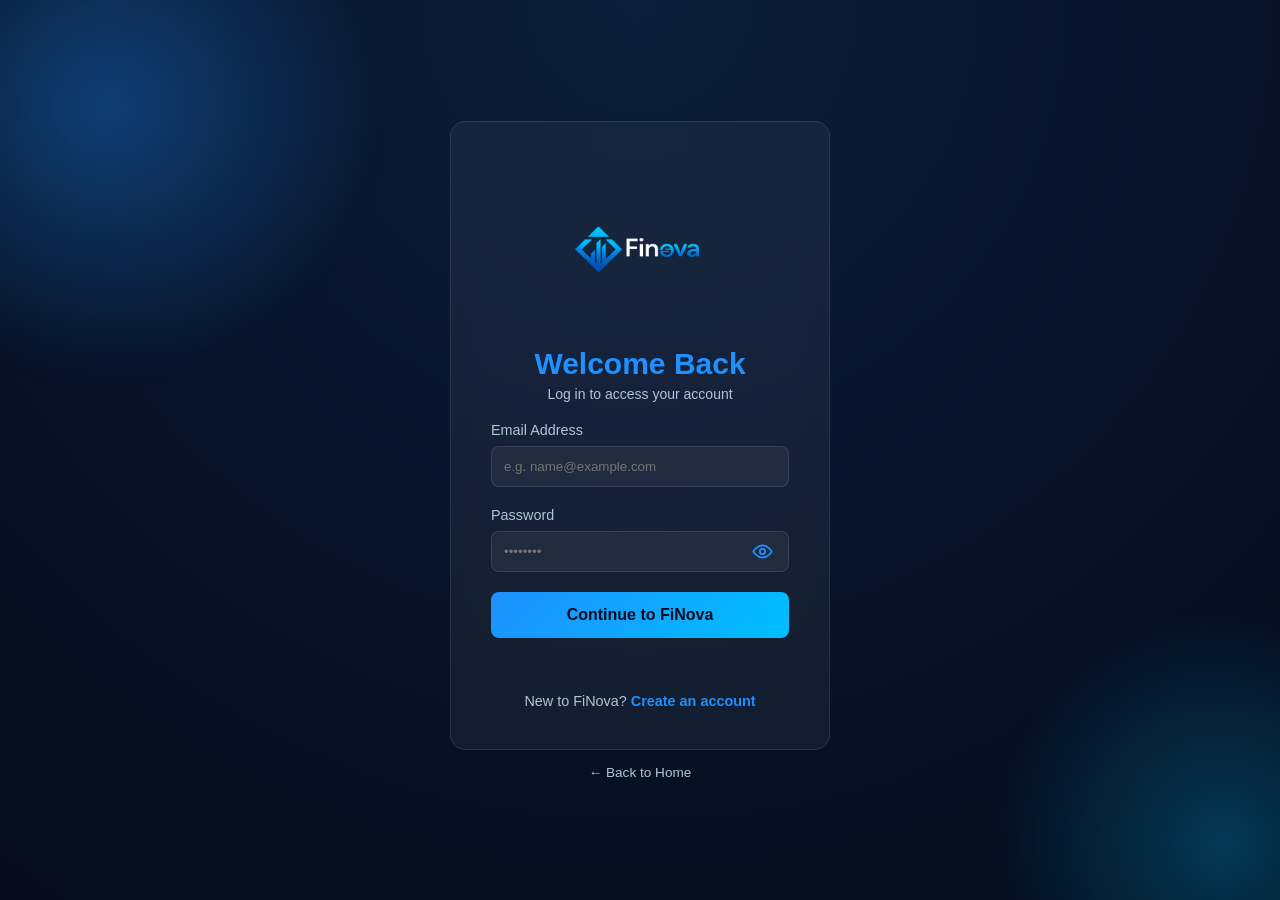
<file: login/index.html>
<!DOCTYPE html>
<html lang="en">
<head>
    <meta charset="UTF-8">
    <meta name="viewport" content="width=device-width, initial-scale=1.0">
    <title>FiNova Bank | Login</title>

    <link rel="stylesheet" href="style.css">
</head>

<body>

<div class="auth-container">
    <div class="glass-card">
        <div class="auth-header">
            <a href="../home/index.html" class="logo">
                <img src="../images/logoo.png" alt="FiNova Logo">
            </a>
            <h1>Welcome Back</h1>
            <p>Log in to access your account</p>
        </div>

        <form id="loginForm">
            <div class="form-group">
                <label for="email">Email Address</label>
                <input type="email" id="email" name="email" placeholder="e.g. name@example.com" required>
            </div>

            <div class="form-group">
                <label for="password">Password</label>
                <div class="password-wrapper">
                    <input type="password" id="password" name="password" placeholder="••••••••" required>
                    <button type="button" class="toggle-password" data-target="password" aria-label="Show password" title="Show / Hide password">
                        <svg class="icon-eye" viewBox="0 0 24 24" aria-hidden="true">
                            <path d="M1.5 12s4-7 10.5-7 10.5 7 10.5 7-4 7-10.5 7S1.5 12 1.5 12Z"></path>
                            <circle cx="12" cy="12" r="3"></circle>
                        </svg>
                        <svg class="icon-eye-off" viewBox="0 0 24 24" aria-hidden="true">
                            <path d="M3 3l18 18"></path>
                            <path d="M10.58 10.58A2 2 0 0 0 12 14a2 2 0 0 0 1.42-.58"></path>
                            <path d="M9.88 5.12A10.66 10.66 0 0 1 12 5c6.5 0 10.5 7 10.5 7a18.38 18.38 0 0 1-4.04 4.62"></path>
                            <path d="M6.11 6.11C3.28 7.97 1.5 12 1.5 12S5.5 19 12 19a10.86 10.86 0 0 0 4.13-.82"></path>
                        </svg>
                    </button>
                </div>
            </div>

            <button type="submit" class="auth-btn">Continue to FiNova</button>
        </form>

        <div id="errorMessage"></div>

        <div class="auth-footer">
            <p>New to FiNova? <a href="../signup/index.html">Create an account</a></p>
        </div>
    </div>

    <a href="../home/index.html" class="back-link">← Back to Home</a>
</div>



<script src="script.js"></script>
</body>
</html>
</file>
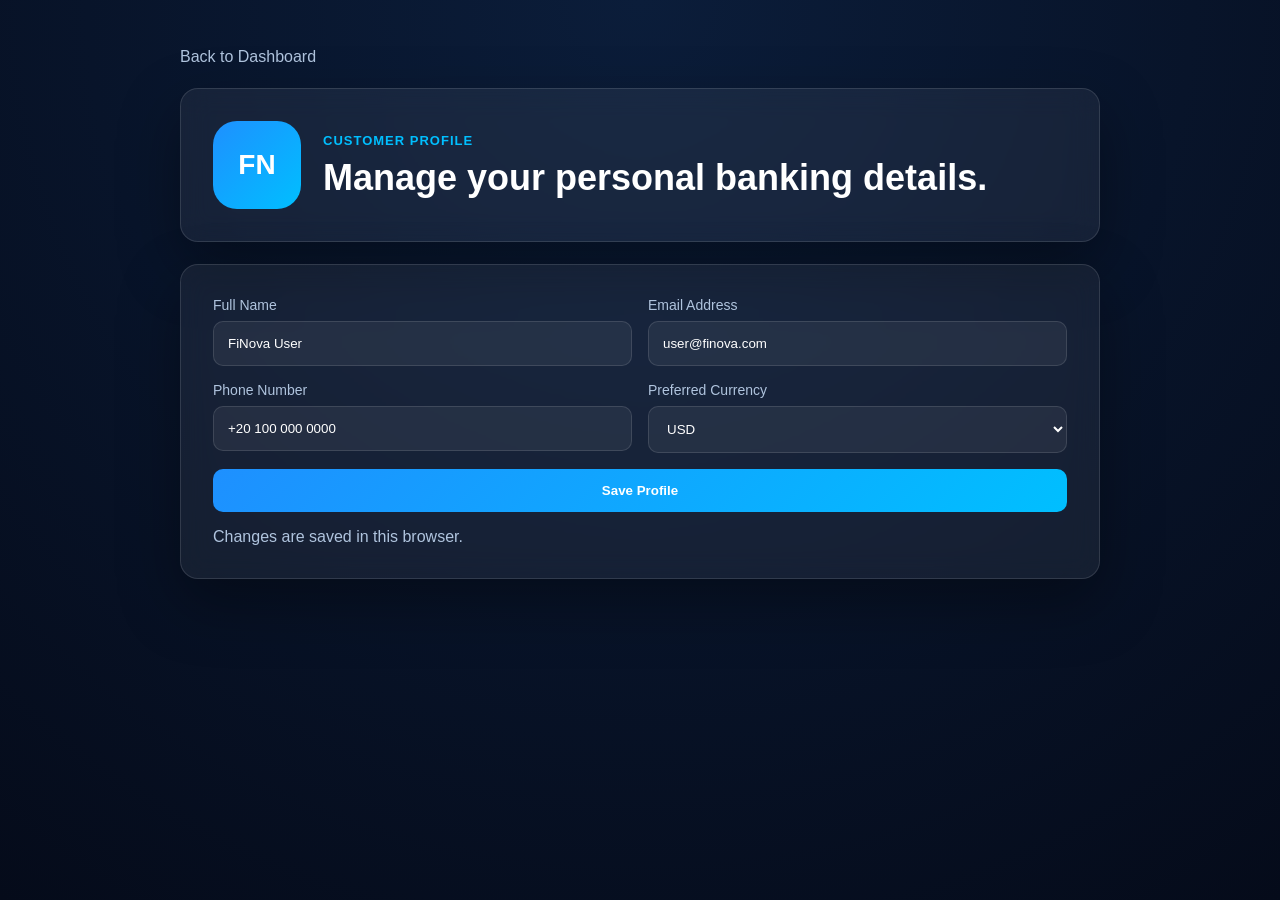
<file: profile/index.html>
<!DOCTYPE html>
<html lang="en">
<head>
<meta charset="UTF-8">
<meta name="viewport" content="width=device-width, initial-scale=1.0">
<title>FiNova | Profile</title>
<link rel="stylesheet" href="style.css">
</head>
<body>
<main class="profile-page">
    <a class="back-link" href="../dashboard/index.html">Back to Dashboard</a>
    <section class="profile-card">
        <div class="avatar">FN</div>
        <div>
            <span>Customer Profile</span>
            <h1>Manage your personal banking details.</h1>
        </div>
    </section>
    <section class="form-card">
        <form id="profileForm">
            <label>Full Name<input id="fullName" value="FiNova User"></label>
            <label>Email Address<input id="email" type="email" value="user@finova.com"></label>
            <label>Phone Number<input id="phone" value="+20 100 000 0000"></label>
            <label>Preferred Currency<select id="currency"><option>USD</option><option>EGP</option><option>EUR</option></select></label>
            <button type="submit">Save Profile</button>
        </form>
        <p id="status">Changes are saved in this browser.</p>
    </section>
</main>
<script src="script.js"></script>
</body>
</html>
</file>
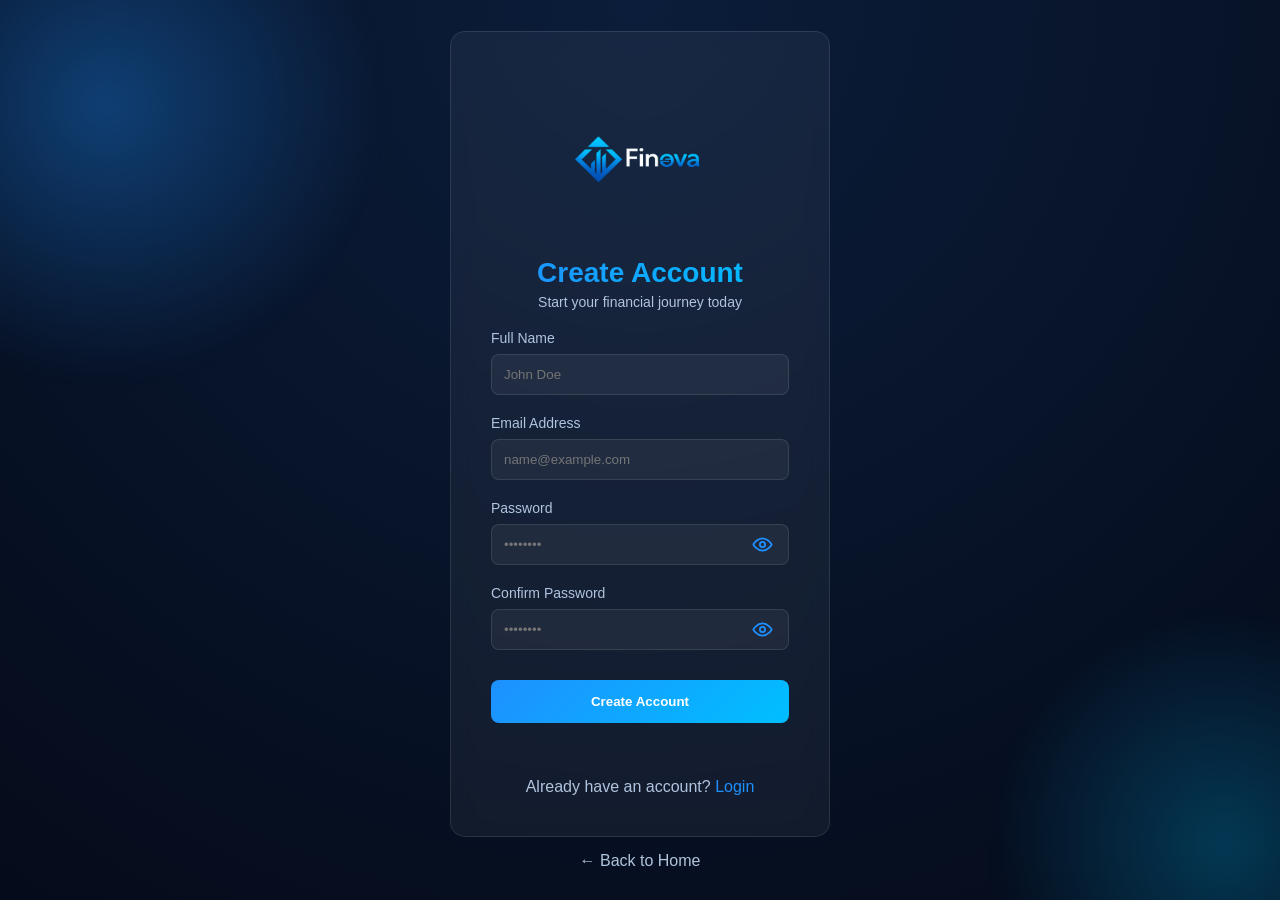
<file: signup/index.html>
<!DOCTYPE html>
<html lang="en">
<head>
<meta charset="UTF-8">
<meta name="viewport" content="width=device-width, initial-scale=1.0">
<title>FiNova Bank | Sign Up</title>

<link rel="stylesheet" href="style.css">
</head>

<body>

<div class="auth-container">

    <div class="glass-card">

        <!-- SAME HEADER AS LOGIN -->
        <div class="auth-header">

            <a href="../home/index.html" class="logo">
                <img src="../images/logoo.png" alt="FiNova Logo">
            </a>

            <h1>Create Account</h1>
            <p>Start your financial journey today</p>

        </div>

        <form id="signupForm">

            <div class="form-group">
                <label>Full Name</label>
                <input type="text" name="name" placeholder="John Doe" required>
            </div>

            <div class="form-group">
                <label>Email Address</label>
                <input type="email" name="email" placeholder="name@example.com" required>
            </div>

            <div class="form-group">
                <label>Password</label>
                <div class="password-wrapper">
                    <input type="password" id="password" name="password" placeholder="••••••••" required>
                    <button type="button" class="toggle-password" data-target="password" aria-label="Show password" title="Show / Hide password">
                        <svg class="icon-eye" viewBox="0 0 24 24" aria-hidden="true">
                            <path d="M1.5 12s4-7 10.5-7 10.5 7 10.5 7-4 7-10.5 7S1.5 12 1.5 12Z"></path>
                            <circle cx="12" cy="12" r="3"></circle>
                        </svg>
                        <svg class="icon-eye-off" viewBox="0 0 24 24" aria-hidden="true">
                            <path d="M3 3l18 18"></path>
                            <path d="M10.58 10.58A2 2 0 0 0 12 14a2 2 0 0 0 1.42-.58"></path>
                            <path d="M9.88 5.12A10.66 10.66 0 0 1 12 5c6.5 0 10.5 7 10.5 7a18.38 18.38 0 0 1-4.04 4.62"></path>
                            <path d="M6.11 6.11C3.28 7.97 1.5 12 1.5 12S5.5 19 12 19a10.86 10.86 0 0 0 4.13-.82"></path>
                        </svg>
                    </button>
                </div>
            </div>

            <div class="form-group">
                <label>Confirm Password</label>
                <div class="password-wrapper">
                    <input type="password" id="confirm_password" name="confirm_password" placeholder="••••••••" required>
                    <button type="button" class="toggle-password" data-target="confirm_password" aria-label="Show confirm password" title="Show / Hide password">
                        <svg class="icon-eye" viewBox="0 0 24 24" aria-hidden="true">
                            <path d="M1.5 12s4-7 10.5-7 10.5 7 10.5 7-4 7-10.5 7S1.5 12 1.5 12Z"></path>
                            <circle cx="12" cy="12" r="3"></circle>
                        </svg>
                        <svg class="icon-eye-off" viewBox="0 0 24 24" aria-hidden="true">
                            <path d="M3 3l18 18"></path>
                            <path d="M10.58 10.58A2 2 0 0 0 12 14a2 2 0 0 0 1.42-.58"></path>
                            <path d="M9.88 5.12A10.66 10.66 0 0 1 12 5c6.5 0 10.5 7 10.5 7a18.38 18.38 0 0 1-4.04 4.62"></path>
                            <path d="M6.11 6.11C3.28 7.97 1.5 12 1.5 12S5.5 19 12 19a10.86 10.86 0 0 0 4.13-.82"></path>
                        </svg>
                    </button>
                </div>
            </div>

            <button type="submit" class="auth-btn">Create Account</button>

        </form>

        <div id="errorMessage"></div>

        <div class="auth-footer">
            <p>Already have an account? <a href="../login/index.html">Login</a></p>
        </div>

    </div>

    <a href="../home/index.html" class="back-link">← Back to Home</a>

</div>

<script src="script.js"></script>
</body>
</html>
</file>
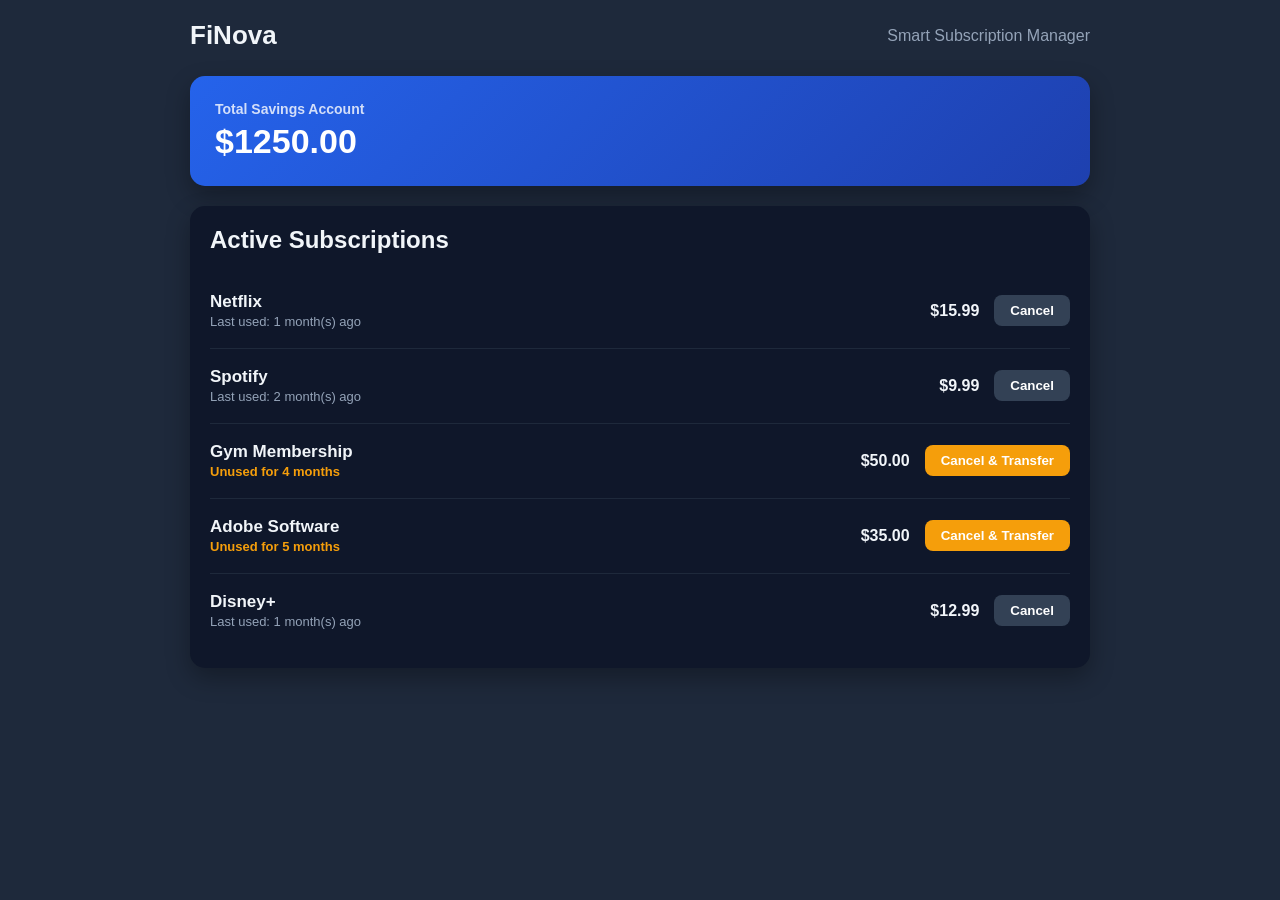
<file: subscriptions/index.html>
<!DOCTYPE html>
<html lang="en">
<head>
<meta charset="UTF-8">
<meta name="viewport" content="width=device-width, initial-scale=1.0">
<title>FiNova | Smart Subscription Manager</title>
<link rel="stylesheet" href="style.css">
</head>
<body>
<div class="dashboard">
    <header>
        <h1>FiNova</h1>
        <span>Smart Subscription Manager</span>
    </header>

    <div class="savings-card">
        <h3>Total Savings Account</h3>
        <div class="amount" id="savings-balance">$1,250.00</div>
    </div>

    <div class="success-message" id="success-message"></div>

    <div class="sub-list">
        <h2>Active Subscriptions</h2>
        <div id="subscription-container"></div>
    </div>
</div>

<div class="overlay" id="overlay">
    <div class="modal">
        <h3>Confirm Cancellation</h3>
        <p id="modal-text"></p>
        <div class="btn-group">
            <button class="btn-confirm" onclick="confirmCancellation()">Yes, Transfer to Savings</button>
            <button class="btn-close" onclick="closeModal()">No, Keep it</button>
        </div>
    </div>
</div>

<script src="script.js"></script>
</body>
</html>
</file>
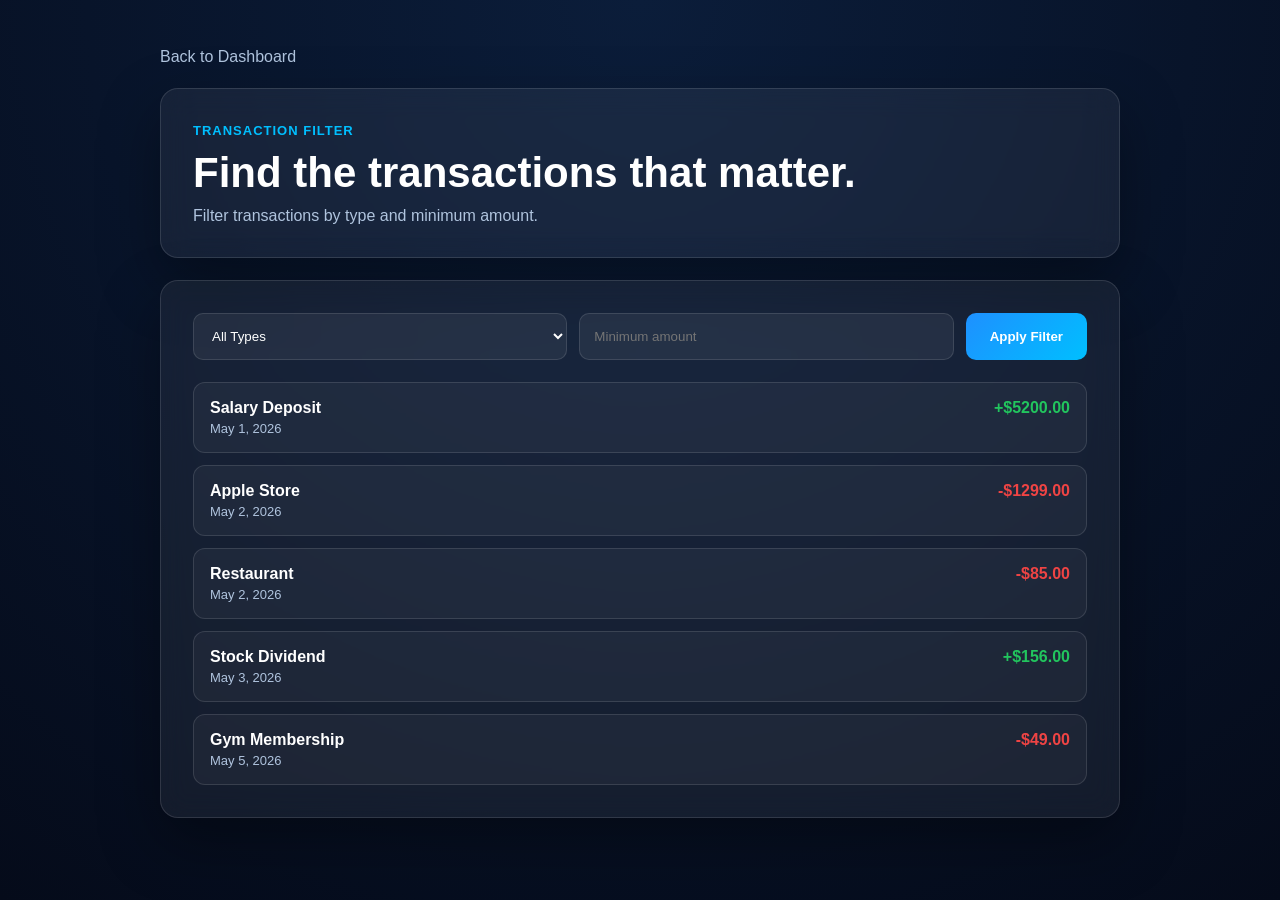
<file: transaction-filter/index.html>
<!DOCTYPE html>
<html lang="en">
<head>
<meta charset="UTF-8">
<meta name="viewport" content="width=device-width, initial-scale=1.0">
<title>FiNova | Transaction Filter</title>
<link rel="stylesheet" href="style.css">
</head>
<body>
<main class="tool-page">
    <a class="back-link" href="../dashboard/index.html">Back to Dashboard</a>
    <section class="hero-panel">
        <span>Transaction Filter</span>
        <h1>Find the transactions that matter.</h1>
        <p>Filter transactions by type and minimum amount.</p>
    </section>
    <section class="tool-card">
        <div class="filters">
            <select id="typeFilter"><option value="all">All Types</option><option value="income">Income</option><option value="expense">Expense</option></select>
            <input id="minAmount" type="number" min="0" placeholder="Minimum amount">
            <button id="applyFilter">Apply Filter</button>
        </div>
        <div class="transaction-list" id="transactionList"></div>
    </section>
</main>
<script src="script.js"></script>
</body>
</html>
</file>
<file: budget-planner/style.css>
:root { --bg:#050B1A; --panel:rgba(255,255,255,.06); --border:rgba(255,255,255,.12); --primary:#1E90FF; --secondary:#00BFFF; --muted:#b0c4de; }
*{box-sizing:border-box;margin:0;padding:0;font-family:"Segoe UI",Arial,sans-serif}
body{min-height:100vh;background:radial-gradient(circle at top,#0B1D3A,var(--bg));color:white}
.tool-page{width:min(980px,calc(100% - 40px));margin:auto;padding:48px 0}
.back-link{color:var(--muted);text-decoration:none}.back-link:hover{color:var(--secondary)}
.hero-panel,.tool-card{margin-top:22px;padding:32px;border:1px solid var(--border);border-radius:18px;background:var(--panel);backdrop-filter:blur(14px);box-shadow:0 24px 60px rgba(0,0,0,.35)}
.hero-panel span{color:var(--secondary);font-weight:800;text-transform:uppercase;font-size:13px;letter-spacing:1px}
h1{font-size:42px;margin:10px 0}.hero-panel p,.tip{color:var(--muted);line-height:1.6}
label{display:block;color:var(--muted);margin-bottom:8px}input{width:100%;padding:14px;border-radius:10px;border:1px solid var(--border);background:rgba(255,255,255,.06);color:white;outline:none}
button{width:100%;margin-top:16px;padding:14px;border:0;border-radius:10px;color:white;font-weight:800;background:linear-gradient(135deg,var(--primary),var(--secondary));cursor:pointer}
.budget-grid{display:grid;grid-template-columns:repeat(3,1fr);gap:14px;margin:24px 0}.budget-grid div{padding:20px;border-radius:14px;background:rgba(255,255,255,.05);border:1px solid var(--border)}.budget-grid span{display:block;color:var(--muted);margin-bottom:8px}.budget-grid strong{font-size:26px}
@media(max-width:760px){.budget-grid{grid-template-columns:1fr}h1{font-size:34px}}
</file>
<file: dashboard/style.css>
/* ==========================================
   FiNova Bank Dashboard - Modern UI
   ========================================== */

/* CSS Reset & Base */
* {
    margin: 0;
    padding: 0;
    box-sizing: border-box;
}

:root {
    /* Primary Colors */
    --primary: #1E90FF;
    --primary-hover: #1873CC;
    --secondary: #00BFFF;
    --accent: #00D4AA;

    /* Background Colors */
    --bg-dark: #050B1A;
    --bg-sidebar: rgba(255, 255, 255, 0.03);
    --bg-card: rgba(255, 255, 255, 0.05);
    --bg-card-hover: rgba(255, 255, 255, 0.08);
    --bg-input: rgba(255, 255, 255, 0.05);

    /* Text Colors */
    --text-primary: #ffffff;
    --text-secondary: #8B9DBF;
    --text-muted: #5A6A85;

    /* Border & Effects */
    --border: rgba(255, 255, 255, 0.08);
    --border-hover: rgba(30, 144, 255, 0.3);
    --glow-primary: rgba(30, 144, 255, 0.15);
    --glow-secondary: rgba(0, 191, 255, 0.1);

    /* Status Colors */
    --success: #00D4AA;
    --warning: #FFB800;
    --danger: #FF4757;
    --info: #1E90FF;

    /* Spacing */
    --sidebar-width: 260px;
    --sidebar-collapsed: 80px;
    --header-height: 80px;

    /* Transitions */
    --transition-fast: 0.2s ease;
    --transition-normal: 0.3s ease;
    --transition-slow: 0.4s ease;
}

body {
    font-family: 'Segoe UI', system-ui, -apple-system, sans-serif;
    background: radial-gradient(ellipse at top, #0B1D3A 0%, #050B1A 100%);
    color: var(--text-primary);
    min-height: 100vh;
    overflow-x: hidden;
    line-height: 1.5;
}

/* Ambient Glow Effects */
body::before,
body::after {
    content: "";
    position: fixed;
    border-radius: 50%;
    filter: blur(80px);
    z-index: -1;
    pointer-events: none;
}

body::before {
    width: 600px;
    height: 600px;
    background: radial-gradient(circle, rgba(30, 144, 255, 0.15), transparent 70%);
    top: -200px;
    left: -200px;
}

body::after {
    width: 500px;
    height: 500px;
    background: radial-gradient(circle, rgba(0, 191, 255, 0.1), transparent 70%);
    bottom: -200px;
    right: -200px;
}

/* ==========================================
   LAYOUT
   ========================================== */
.dashboard-container {
    display: flex;
    min-height: 100vh;
}

/* ==========================================
   SIDEBAR
   ========================================== */
.sidebar {
    width: var(--sidebar-width);
    background: var(--bg-sidebar);
    backdrop-filter: blur(20px);
    border-right: 1px solid var(--border);
    position: fixed;
    height: 100vh;
    transition: width var(--transition-normal);
    z-index: 1000;
    overflow-y: auto;
    overflow-x: hidden;
    display: flex;
    flex-direction: column;
}

/* Sidebar Header */
.sidebar-header {
    padding: 24px 20px;
    display: flex;
    align-items: center;
    gap: 14px;
    border-bottom: 1px solid var(--border);
    flex-shrink: 0;
}

/* Logo image container */

.logo-image {
    width: 60px;
    height: 60px;
    flex-shrink: 0;
    display: flex;
    align-items: center;
    justify-content: center;
}



.logo-image img {
    width: 100%;
    height: 100%;
    object-fit: contain;
    border-radius: 12px;
    transform: scale(3) translateX(16px);
}



.sidebar-header h2 {
    font-size: 22px;
    font-weight: 700;
    background: linear-gradient(to right, var(--primary), var(--secondary));
    -webkit-background-clip: text;
    background-clip: text;
    color: transparent;
    white-space: nowrap;
    transition: opacity var(--transition-normal);
}

/* ==========================================
   NAVIGATION MENU - Font Awesome Icons
   ========================================== */
.nav-menu {
    padding: 16px 12px;
    list-style: none;
    flex: 1;
    overflow-y: auto;
}

/* Navigation Section Grouping */
.nav-section {
    margin-bottom: 8px;
}

.nav-section-title {
    display: block;
    padding: 8px 16px;
    font-size: 10px;
    font-weight: 700;
    text-transform: uppercase;
    letter-spacing: 1.5px;
    color: var(--text-muted);
    margin-bottom: 4px;
}

/* 
   NAV ITEM - Modern Dashboard Navigation
   Requirements:
   - Display: flex
   - Align items: center  
   - Consistent gap between icon and text
   - Proper padding and border-radius
   - Font Awesome icons only
*/
.nav-item {
    display: flex;
    align-items: center;
    gap: 14px;
    padding: 12px 16px;
    margin: 2px 0;
    border-radius: 10px;
    cursor: pointer;
    transition: all var(--transition-fast);
    color: var(--text-secondary);
    text-decoration: none;
    position: relative;
    font-size: 14px;
    font-weight: 500;
}

/* Icon Styling - Consistent 20px size */
.nav-item i {
    font-size: 14px;
    width: 18px;
    text-align: center;
    flex-shrink: 0;
    transition: color var(--transition-fast), transform var(--transition-fast);
}

.nav-item span {
    white-space: nowrap;
    transition: opacity var(--transition-normal);
}

/* Hover Effects */
.nav-item:hover {
    background: rgba(30, 144, 255, 0.08);
    color: var(--text-primary);
    transform: translateX(4px);
}

.nav-item:hover i {
    color: var(--primary);
    transform: scale(1.1);
}

/* Active Item Styling */
.nav-item.active {
    background: linear-gradient(135deg, rgba(30, 144, 255, 0.15), rgba(0, 191, 255, 0.08));
    color: var(--text-primary);
    border-left: 3px solid var(--primary);
}

.nav-item.active i {
    color: var(--primary);
}

/* Logout Item - Special styling */
.nav-item-logout:hover {
    background: rgba(255, 71, 87, 0.08);
    color: var(--danger);
}

.nav-item-logout:hover i {
    color: var(--danger);
}

/* ==========================================
   MAIN CONTENT
   ========================================== */
.main-content {
    flex: 1;
    margin-left: var(--sidebar-width);
    transition: margin-left var(--transition-normal);
    padding: 24px 30px;
    min-height: 100vh;
}

/* ==========================================
   TOP HEADER
   ========================================== */
.top-header {
    position: relative;
    z-index: 20000;
    overflow: visible;
    display: flex;
    justify-content: space-between;
    align-items: center;
    padding: 20px 24px;
    background: var(--bg-card);
    backdrop-filter: blur(20px);
    border-radius: 16px;
    border: 1px solid var(--border);
    margin-bottom: 30px;
}

.header-left {
    display: flex;
    align-items: center;
    gap: 16px;
}

/* Mobile Menu Button */
.mobile-menu-btn {
    display: none;
    background: var(--bg-input);
    border: 1px solid var(--border);
    width: 40px;
    height: 40px;
    border-radius: 10px;
    color: var(--text-primary);
    cursor: pointer;
    align-items: center;
    justify-content: center;
    font-size: 18px;
    transition: all var(--transition-fast);
}

.mobile-menu-btn:hover {
    background: rgba(30, 144, 255, 0.15);
    border-color: var(--primary);
}

.header-title h1 {
    font-size: 26px;
    font-weight: 700;
    background: linear-gradient(to right, var(--primary), var(--secondary));
    -webkit-background-clip: text;
    background-clip: text;
    color: transparent;
}

.header-right {
    display: flex;
    align-items: center;
    gap: 20px;
}

/* ==========================================
   NOTIFICATIONS - FIXED DROPDOWN
   ========================================== */

/* 
   NOTIFICATION WRAPPER
   - Creates positioning context for dropdown
   - Must have position: relative so dropdown positions correctly
   - Isolated to prevent parent stacking context issues
*/
.notification-wrapper {
    position: relative;
    z-index: 20001;
    isolation: isolate;
}

.notification-wrapper:has(.notifications-dropdown.show) {
    z-index: 30000;
}

.notification-btn {
    background: var(--bg-input);
    border: 1px solid var(--border);
    width: 44px;
    height: 44px;
    border-radius: 12px;
    color: var(--text-secondary);
    cursor: pointer;
    display: flex;
    align-items: center;
    justify-content: center;
    font-size: 18px;
    transition: all var(--transition-fast);
    position: relative;
}

.notification-btn:hover {
    background: rgba(30, 144, 255, 0.15);
    border-color: var(--primary);
    color: var(--primary);
    box-shadow: 0 0 20px rgba(30, 144, 255, 0.2);
}

.notification-btn i {
    font-size: 18px;
}

/* Notification Badge */
.notification-badge {
    position: absolute;
    top: -6px;
    right: -6px;
    background: var(--danger);
    color: white;
    font-size: 11px;
    font-weight: 700;
    padding: 2px 6px;
    border-radius: 10px;
    min-width: 20px;
    text-align: center;
    border: 2px solid var(--bg-dark);
    animation: pulse 2s infinite;
}

@keyframes pulse {
    0%, 100% { transform: scale(1); }
    50% { transform: scale(1.1); }
}

/* 
   NOTIFICATIONS DROPDOWN - FIXED
   Requirements:
   - z-index: 9999 (above all elements)
   - position: absolute (positions relative to wrapper)
   - Parent has position: relative
   - Smooth fade + slide animation
   - No overflow:hidden blocking it
*/
/* ==========================================
   NOTIFICATIONS DROPDOWN - MINIMAL FIXES
   Requirements:
   - Parent (.notification-wrapper) has position: relative
   - Dropdown has position: absolute; top: 100%; right: 0
   - z-index: 9999 on dropdown
   - No overflow: hidden blocking it
   - Fix stacking context issues (transform creates new context)
   ========================================== */

.notifications-dropdown {
    position: absolute;
    top: calc(100% + 12px);
    right: 0;
    width: 380px;
    background: linear-gradient(180deg, #0F2240 0%, #0B1A30 100%);
    backdrop-filter: blur(30px);
    border: 1px solid var(--border);
    border-radius: 16px;
    padding: 0;
    box-shadow: 0 20px 60px rgba(0, 0, 0, 0.5), 0 0 40px rgba(30, 144, 255, 0.1);
    z-index: 30000;
    opacity: 0;
    visibility: hidden;
    /* FIXED: Removed transform to avoid creating new stacking context */
    margin-top: 0;
    transition: opacity var(--transition-normal), visibility var(--transition-normal);
    overflow: visible;
}

/* Dropdown arrow pointer - positioned relative to dropdown edge */
.notifications-dropdown::before {
    content: "";
    position: absolute;
    top: -6px;
    right: 18px;
    width: 12px;
    height: 12px;
    background: #0F2240;
    border-left: 1px solid var(--border);
    border-top: 1px solid var(--border);
    transform: rotate(45deg);
    z-index: 9999;
}

/* Show state with smooth animation */
.notifications-dropdown.show {
    opacity: 1;
    visibility: visible;
    margin-top: 0;
}

.notification-header {
    display: flex;
    justify-content: space-between;
    align-items: center;
    padding: 20px 24px;
    border-bottom: 1px solid var(--border);
}

.notification-header h3 {
    font-size: 16px;
    font-weight: 600;
    color: var(--text-primary);
}

.clear-all {
    background: none;
    border: none;
    color: var(--primary);
    cursor: pointer;
    font-size: 13px;
    font-weight: 500;
    transition: color var(--transition-fast);
}

.clear-all:hover {
    color: var(--secondary);
}

/* Notifications List - FIXED: overflow handling only on list, not dropdown */
.notifications-list {
    max-height: 400px;
    overflow-y: auto;
    padding: 8px;
}

.notification-item {
    padding: 14px 16px;
    border-radius: 12px;
    margin-bottom: 6px;
    background: rgba(255, 255, 255, 0.02);
    cursor: pointer;
    transition: all var(--transition-fast);
    display: flex;
    gap: 14px;
    align-items: flex-start;
    border-left: 3px solid transparent;
}

.notification-item:hover {
    background: rgba(30, 144, 255, 0.08);
    transform: translateX(4px);
}

.notification-item.unread {
    background: rgba(30, 144, 255, 0.05);
    border-left-color: var(--primary);
}

.notification-icon {
    width: 36px;
    height: 36px;
    border-radius: 10px;
    display: flex;
    align-items: center;
    justify-content: center;
    font-size: 14px;
    flex-shrink: 0;
}

.notification-icon.success { 
    background: rgba(0, 212, 170, 0.15); 
    color: var(--success); 
}

.notification-icon.warning { 
    background: rgba(255, 184, 0, 0.15); 
    color: var(--warning); 
}

.notification-icon.info { 
    background: rgba(30, 144, 255, 0.15); 
    color: var(--info); 
}

.notification-content p {
    font-size: 13px;
    margin-bottom: 4px;
    color: var(--text-primary);
    font-weight: 500;
    line-height: 1.4;
}

.notification-content small {
    font-size: 11px;
    color: var(--text-muted);
}

/* ==========================================
   USER PROFILE
   ========================================== */
.user-profile {
    display: flex;
    align-items: center;
    gap: 12px;
    cursor: pointer;
    padding: 8px 14px;
    border-radius: 12px;
    transition: all var(--transition-fast);
    border: 1px solid transparent;
}

.user-profile:hover {
    background: var(--bg-card-hover);
    border-color: var(--border);
}

.user-avatar {
    width: 42px;
    height: 42px;
    border-radius: 50%;
    background: linear-gradient(135deg, var(--primary), var(--secondary));
    display: flex;
    align-items: center;
    justify-content: center;
    font-weight: 700;
    font-size: 15px;
    color: white;
    flex-shrink: 0;
    box-shadow: 0 4px 15px rgba(30, 144, 255, 0.3);
}

.user-info {
    line-height: 1.3;
}

.user-name {
    font-weight: 600;
    font-size: 14px;
    color: var(--text-primary);
}

.user-role {
    font-size: 12px;
    color: var(--text-secondary);
}

/* ==========================================
   SECTIONS
   ========================================== */
.section {
    display: none;
    animation: fadeInUp 0.4s ease;
}

.section.active {
    display: block;
}

@keyframes fadeInUp {
    from { 
        opacity: 0; 
        transform: translateY(20px); 
    }
    to { 
        opacity: 1; 
        transform: translateY(0); 
    }
}

/* ==========================================
   STATS CARDS
   ========================================== */
.cards-grid {
    display: grid;
    grid-template-columns: repeat(auto-fit, minmax(280px, 1fr));
    gap: 24px;
    margin-bottom: 30px;
}

.card {
    background: var(--bg-card);
    backdrop-filter: blur(20px);
    border: 1px solid var(--border);
    border-radius: 20px;
    padding: 28px;
    transition: all var(--transition-normal);
}

.card:hover {
    transform: translateY(-4px);
    box-shadow: 0 20px 40px rgba(30, 144, 255, 0.15);
    border-color: var(--border-hover);
}

.card-header {
    display: flex;
    justify-content: space-between;
    align-items: flex-start;
}

.card-info {
    flex: 1;
}

.card-label {
    color: var(--text-secondary);
    font-size: 14px;
    font-weight: 500;
    margin-bottom: 8px;
}

.card-value {
    font-size: 32px;
    font-weight: 700;
    margin-bottom: 12px;
    letter-spacing: -0.5px;
}

.card-change {
    font-size: 13px;
    font-weight: 600;
    display: flex;
    align-items: center;
    gap: 6px;
}

.card-change.positive { color: var(--success); }
.card-change.negative { color: var(--danger); }

.card-change i {
    font-size: 12px;
}

.card-icon {
    width: 56px;
    height: 56px;
    border-radius: 16px;
    display: flex;
    align-items: center;
    justify-content: center;
    font-size: 24px;
    flex-shrink: 0;
}

.card-icon.blue { 
    background: rgba(30, 144, 255, 0.15); 
    color: var(--primary); 
}

.card-icon.green { 
    background: rgba(0, 212, 170, 0.15); 
    color: var(--success); 
}

.card-icon.orange { 
    background: rgba(255, 184, 0, 0.15); 
    color: var(--warning); 
}

.card-icon.purple { 
    background: rgba(167, 119, 227, 0.15); 
    color: #a777e3; 
}

/* ==========================================
   CONTENT BOXES
   ========================================== */
.content-box {
    background: var(--bg-card);
    backdrop-filter: blur(20px);
    border: 1px solid var(--border);
    border-radius: 20px;
    padding: 28px;
}

.content-header {
    display: flex;
    justify-content: space-between;
    align-items: center;
    margin-bottom: 24px;
}

.content-header h3 {
    font-size: 18px;
    font-weight: 600;
    display: flex;
    align-items: center;
    gap: 10px;
}

.content-header h3 i {
    color: var(--primary);
}

.view-all-btn {
    padding: 8px 18px;
    background: rgba(30, 144, 255, 0.1);
    border: 1px solid var(--primary);
    border-radius: 8px;
    color: var(--primary);
    font-size: 13px;
    font-weight: 600;
    cursor: pointer;
    transition: all var(--transition-fast);
}

.view-all-btn:hover {
    background: var(--primary);
    color: white;
    box-shadow: 0 0 20px rgba(30, 144, 255, 0.3);
}

/* ==========================================
   TRANSACTIONS LIST
   ========================================== */
.transactions-box {
    max-width: 100%;
}

.transactions-list {
    display: flex;
    flex-direction: column;
    gap: 12px;
}

.transaction-item {
    display: flex;
    align-items: center;
    gap: 16px;
    padding: 16px 20px;
    background: rgba(255, 255, 255, 0.02);
    border-radius: 14px;
    transition: all var(--transition-fast);
    border: 1px solid transparent;
}

.transaction-item:hover {
    background: rgba(255, 255, 255, 0.04);
    border-color: var(--border);
    transform: translateX(4px);
}

.transaction-icon {
    width: 48px;
    height: 48px;
    border-radius: 14px;
    display: flex;
    align-items: center;
    justify-content: center;
    font-size: 20px;
    flex-shrink: 0;
}

.transaction-icon.blue { background: rgba(30, 144, 255, 0.12); color: var(--primary); }
.transaction-icon.green { background: rgba(0, 212, 170, 0.12); color: var(--success); }
.transaction-icon.orange { background: rgba(255, 184, 0, 0.12); color: var(--warning); }
.transaction-icon.purple { background: rgba(167, 119, 227, 0.12); color: #a777e3; }

.transaction-details {
    flex: 1;
}

.transaction-name {
    font-weight: 600;
    font-size: 15px;
    margin-bottom: 4px;
}

.transaction-date {
    font-size: 13px;
    color: var(--text-secondary);
}

.transaction-amount {
    font-size: 16px;
    font-weight: 700;
}

.transaction-amount.positive { color: var(--success); }
.transaction-amount.negative { color: var(--danger); }

/* ==========================================
   DATA TABLE
   ========================================== */
.data-table {
    width: 100%;
    border-collapse: collapse;
}

.data-table th, 
.data-table td {
    padding: 16px;
    text-align: left;
    border-bottom: 1px solid var(--border);
}

.data-table th {
    color: var(--text-secondary);
    font-weight: 600;
    font-size: 12px;
    text-transform: uppercase;
    letter-spacing: 0.8px;
}

.data-table tr:hover {
    background: rgba(255, 255, 255, 0.02);
}

.data-table td {
    font-size: 14px;
}

.data-table td.positive { color: var(--success); }
.data-table td.negative { color: var(--danger); }

.status {
    padding: 6px 14px;
    border-radius: 20px;
    font-size: 12px;
    font-weight: 600;
    display: inline-block;
}

.status.completed { 
    background: rgba(0, 212, 170, 0.15); 
    color: var(--success); 
}

.status.pending { 
    background: rgba(255, 184, 0, 0.15); 
    color: var(--warning); 
}

.status.failed { 
    background: rgba(255, 71, 87, 0.15); 
    color: var(--danger); 
}

/* ==========================================
   LOAN SIMULATOR
   ========================================== */
.simulator-box {
    max-width: 800px;
    margin: 0 auto;
    background: linear-gradient(135deg, rgba(30, 144, 255, 0.08), rgba(0, 191, 255, 0.04));
    border: 1px solid rgba(30, 144, 255, 0.2);
}

.simulator-desc {
    color: var(--text-secondary);
    margin-bottom: 28px;
    font-size: 14px;
    line-height: 1.6;
}

.simulator-inputs {
    display: grid;
    grid-template-columns: 1fr 1fr;
    gap: 20px;
    margin-bottom: 28px;
}

.input-group {
    display: flex;
    flex-direction: column;
    gap: 10px;
}

.input-group label {
    font-size: 13px;
    color: var(--text-secondary);
    font-weight: 500;
}

.input-group input, 
.input-group select {
    padding: 14px 16px;
    background: var(--bg-input);
    border: 1px solid var(--border);
    border-radius: 12px;
    color: var(--text-primary);
    font-size: 14px;
    outline: none;
    transition: all var(--transition-fast);
    font-family: inherit;
}

.input-group input:focus, 
.input-group select:focus {
    border-color: var(--primary);
    box-shadow: 0 0 0 3px rgba(30, 144, 255, 0.15);
}

.input-group select option {
    background: #0B1D3A;
    color: var(--text-primary);
}

.simulate-btn {
    width: 100%;
    padding: 16px;
    background: linear-gradient(135deg, var(--primary), var(--secondary));
    border: none;
    border-radius: 12px;
    color: white;
    font-size: 16px;
    font-weight: 700;
    cursor: pointer;
    transition: all var(--transition-fast);
    box-shadow: 0 4px 20px rgba(30, 144, 255, 0.3);
    display: flex;
    align-items: center;
    justify-content: center;
    gap: 10px;
    margin-bottom: 24px;
}

.simulate-btn:hover {
    transform: translateY(-2px);
    box-shadow: 0 8px 30px rgba(30, 144, 255, 0.4);
}

.simulate-btn:active {
    transform: translateY(0);
}

.simulator-results {
    background: rgba(0, 0, 0, 0.2);
    border-radius: 14px;
    padding: 24px;
    display: none;
}

.simulator-results.show {
    display: block;
    animation: slideUp 0.3s ease;
}

@keyframes slideUp {
    from { opacity: 0; transform: translateY(10px); }
    to { opacity: 1; transform: translateY(0); }
}

.result-row {
    display: flex;
    justify-content: space-between;
    padding: 14px 0;
    border-bottom: 1px solid var(--border);
    font-size: 14px;
}

.result-row:last-child {
    border-bottom: none;
    font-weight: 700;
    font-size: 18px;
    color: var(--primary);
}

.result-row span:first-child {
    color: var(--text-secondary);
}

/* ==========================================
   REPORTS GRID
   ========================================== */
.reports-grid {
    display: grid;
    grid-template-columns: repeat(auto-fit, minmax(320px, 1fr));
    gap: 24px;
}

.report-card {
    background: var(--bg-card);
    backdrop-filter: blur(20px);
    border: 1px solid var(--border);
    border-radius: 20px;
    padding: 28px;
    display: flex;
    flex-direction: column;
    gap: 16px;
    transition: all var(--transition-normal);
}

.report-card:hover {
    transform: translateY(-4px);
    border-color: var(--border-hover);
    box-shadow: 0 20px 40px rgba(30, 144, 255, 0.1);
}

.report-icon {
    width: 50px;
    height: 50px;
    border-radius: 14px;
    background: rgba(30, 144, 255, 0.12);
    display: flex;
    align-items: center;
    justify-content: center;
    font-size: 22px;
    color: var(--primary);
}

.report-card h4 {
    font-size: 16px;
    font-weight: 600;
    color: var(--text-primary);
}

.report-card p {
    font-size: 14px;
    color: var(--text-secondary);
    line-height: 1.5;
    flex: 1;
}

.download-btn {
    padding: 12px;
    background: rgba(30, 144, 255, 0.1);
    border: 1px solid var(--primary);
    border-radius: 10px;
    color: var(--primary);
    cursor: pointer;
    transition: all var(--transition-fast);
    display: flex;
    align-items: center;
    justify-content: center;
    gap: 10px;
    font-weight: 600;
    font-size: 14px;
}

.download-btn:hover {
    background: var(--primary);
    color: white;
    box-shadow: 0 0 25px rgba(30, 144, 255, 0.3);
}

/* ==========================================
   SETTINGS FORM
   ========================================== */
.settings-box {
    max-width: 700px;
}

.settings-form {
    display: flex;
    flex-direction: column;
    gap: 24px;
}

.form-row {
    display: grid;
    grid-template-columns: 1fr 1fr;
    gap: 24px;
}

.form-group {
    display: flex;
    flex-direction: column;
    gap: 10px;
}

.form-group label {
    font-size: 13px;
    color: var(--text-secondary);
    font-weight: 500;
}

.input-wrapper {
    position: relative;
    display: flex;
    align-items: center;
}

.input-wrapper i {
    position: absolute;
    left: 16px;
    color: var(--text-muted);
    font-size: 14px;
    pointer-events: none;
}

.input-wrapper input,
.input-wrapper select {
    width: 100%;
    padding: 14px 16px 14px 44px;
    background: var(--bg-input);
    border: 1px solid var(--border);
    border-radius: 12px;
    color: var(--text-primary);
    font-size: 14px;
    outline: none;
    transition: all var(--transition-fast);
    font-family: inherit;
}

.input-wrapper input:focus,
.input-wrapper select:focus {
    border-color: var(--primary);
    box-shadow: 0 0 0 3px rgba(30, 144, 255, 0.15);
}

.save-btn {
    padding: 14px 32px;
    background: linear-gradient(135deg, var(--primary), var(--secondary));
    border: none;
    border-radius: 12px;
    color: white;
    font-size: 15px;
    font-weight: 700;
    cursor: pointer;
    transition: all var(--transition-fast);
    box-shadow: 0 4px 20px rgba(30, 144, 255, 0.3);
    display: flex;
    align-items: center;
    justify-content: center;
    gap: 10px;
    align-self: flex-start;
}

.save-btn:hover {
    transform: translateY(-2px);
    box-shadow: 0 8px 30px rgba(30, 144, 255, 0.4);
}

/* ==========================================
   TOAST NOTIFICATION
   ========================================== */
.toast {
    position: fixed;
    bottom: 30px;
    right: 30px;
    background: linear-gradient(135deg, #0F2240, #0B1A30);
    border: 1px solid var(--primary);
    border-radius: 16px;
    padding: 20px 24px;
    display: flex;
    align-items: center;
    gap: 16px;
    box-shadow: 0 20px 60px rgba(0, 0, 0, 0.5);
    transform: translateX(400px);
    transition: transform var(--transition-normal);
    z-index: 10000;
}

.toast.show {
    transform: translateX(0);
}

.toast-icon {
    width: 44px;
    height: 44px;
    border-radius: 50%;
    background: rgba(0, 212, 170, 0.15);
    color: var(--success);
    display: flex;
    align-items: center;
    justify-content: center;
    font-size: 18px;
    flex-shrink: 0;
}

.toast-content h4 {
    font-size: 15px;
    font-weight: 600;
    margin-bottom: 4px;
}

.toast-content p {
    font-size: 13px;
    color: var(--text-secondary);
}

/* ==========================================
   LOADING ANIMATION
   ========================================== */
.loading {
    display: inline-block;
    width: 20px;
    height: 20px;
    border: 3px solid rgba(255, 255, 255, 0.3);
    border-radius: 50%;
    border-top-color: white;
    animation: spin 1s linear infinite;
}

@keyframes spin {
    to { transform: rotate(360deg); }
}

/* ==========================================
   RESPONSIVE DESIGN
   ========================================== */
@media (max-width: 1024px) {
    .cards-grid {
        grid-template-columns: repeat(2, 1fr);
    }

    .simulator-inputs,
    .form-row {
        grid-template-columns: 1fr;
    }
}

@media (max-width: 768px) {
    .sidebar {
        transform: translateX(-100%);
        width: var(--sidebar-width);
    }

    .sidebar.show {
        transform: translateX(0);
    }

    .main-content {
        margin-left: 0;
        padding: 16px;
    }

    .mobile-menu-btn {
        display: flex;
    }

    .cards-grid {
        grid-template-columns: 1fr;
    }

    .top-header {
        flex-direction: column;
        gap: 16px;
        align-items: flex-start;
    }

    .header-right {
        width: 100%;
        justify-content: flex-end;
    }

    .notifications-dropdown {
        width: calc(100vw - 32px);
        right: -60px;
    }

    .user-info {
        display: none;
    }

    .reports-grid {
        grid-template-columns: 1fr;
    }
}

@media (max-width: 480px) {
    .card-value {
        font-size: 24px;
    }

    .header-title h1 {
        font-size: 20px;
    }

    .notification-wrapper {
        position: static;
    }

    .notifications-dropdown {
        right: 16px;
        left: 16px;
        width: auto;
    }
}

/* ==========================================
   SCROLLBAR STYLING
   ========================================== */
::-webkit-scrollbar {
    width: 6px;
}

::-webkit-scrollbar-track {
    background: transparent;
}

::-webkit-scrollbar-thumb {
    background: rgba(255, 255, 255, 0.1);
    border-radius: 3px;
}

::-webkit-scrollbar-thumb:hover {
    background: rgba(255, 255, 255, 0.2);
}

/* ==========================================
   SELECTION STYLING
   ========================================== */
::selection {
    background: rgba(30, 144, 255, 0.3);
    color: white;
}
</file>
<file: expense-chart/style.css>
:root{--bg:#050B1A;--panel:rgba(255,255,255,.06);--border:rgba(255,255,255,.12);--primary:#1E90FF;--secondary:#00BFFF;--muted:#b0c4de;--green:#22c55e;--yellow:#f59e0b;--red:#ef4444}
*{box-sizing:border-box;margin:0;padding:0;font-family:"Segoe UI",Arial,sans-serif}body{min-height:100vh;background:radial-gradient(circle at top,#0B1D3A,var(--bg));color:white}.tool-page{width:min(1040px,calc(100% - 40px));margin:auto;padding:48px 0}.back-link{color:var(--muted);text-decoration:none}.hero-panel,.tool-card{margin-top:22px;padding:32px;border:1px solid var(--border);border-radius:18px;background:var(--panel);backdrop-filter:blur(14px);box-shadow:0 24px 60px rgba(0,0,0,.35)}.hero-panel span{color:var(--secondary);font-weight:800;text-transform:uppercase;font-size:13px;letter-spacing:1px}h1{font-size:42px;margin:10px 0}.hero-panel p{color:var(--muted)}.grid-form{display:grid;grid-template-columns:repeat(4,1fr);gap:12px}input{padding:14px;border-radius:10px;border:1px solid var(--border);background:rgba(255,255,255,.06);color:white;outline:none}button{grid-column:1/-1;padding:14px;border:0;border-radius:10px;color:white;font-weight:800;background:linear-gradient(135deg,var(--primary),var(--secondary));cursor:pointer}.chart-layout{display:grid;grid-template-columns:280px 1fr;gap:28px;align-items:center;margin-top:28px}.donut{width:260px;height:260px;border-radius:50%;background:conic-gradient(var(--primary) 0 25%,var(--green) 25% 50%,var(--yellow) 50% 75%,var(--red) 75% 100%);position:relative}.donut:after{content:"";position:absolute;inset:55px;border-radius:50%;background:#07152e}.legend{display:grid;gap:12px}.legend div{display:flex;justify-content:space-between;gap:18px;padding:14px;border:1px solid var(--border);border-radius:12px;background:rgba(255,255,255,.04)}@media(max-width:800px){.grid-form,.chart-layout{grid-template-columns:1fr}.donut{margin:auto}h1{font-size:34px}}
</file>
<file: financial-health/style.css>
:root {
    --primary: #1E90FF;
    --secondary: #00BFFF;
    --bg: #050B1A;
    --panel: rgba(255,255,255,0.06);
    --border: rgba(255,255,255,0.12);
    --text: #ffffff;
    --muted: #b0c4de;
    --success: #22c55e;
    --warning: #f59e0b;
    --danger: #ef4444;
}

* {
    box-sizing: border-box;
    margin: 0;
    padding: 0;
    font-family: "Segoe UI", Arial, sans-serif;
}

body {
    min-height: 100vh;
    background: radial-gradient(circle at top left, #0B1D3A, var(--bg));
    color: var(--text);
}

.health-app {
    display: grid;
    grid-template-columns: 0.9fr 1.1fr;
    gap: 28px;
    width: min(1180px, calc(100% - 40px));
    min-height: 100vh;
    margin: 0 auto;
    padding: 48px 0;
    align-items: center;
}

.intro-panel,
.calculator-panel {
    background: var(--panel);
    border: 1px solid var(--border);
    border-radius: 18px;
    backdrop-filter: blur(14px);
    box-shadow: 0 24px 60px rgba(0,0,0,0.35);
}

.intro-panel {
    padding: 36px;
}

.calculator-panel {
    padding: 28px;
}

.back-link {
    color: var(--muted);
    text-decoration: none;
    font-size: 14px;
}

.back-link:hover {
    color: var(--secondary);
}

.eyebrow {
    display: block;
    margin-top: 34px;
    color: var(--secondary);
    font-size: 13px;
    font-weight: 700;
    letter-spacing: 1px;
    text-transform: uppercase;
}

h1 {
    margin-top: 12px;
    font-size: 44px;
    line-height: 1.08;
}

.intro-panel > p {
    margin-top: 16px;
    color: var(--muted);
    line-height: 1.7;
}

.score-card {
    display: flex;
    align-items: center;
    gap: 22px;
    margin-top: 34px;
    padding: 22px;
    border-radius: 16px;
    background: rgba(0,0,0,0.18);
    border: 1px solid var(--border);
}

.score-ring {
    width: 118px;
    height: 118px;
    border-radius: 50%;
    display: grid;
    place-items: center;
    flex-shrink: 0;
    background: conic-gradient(var(--primary) 0deg, rgba(255,255,255,0.12) 0deg);
    position: relative;
}

.score-ring::after {
    content: "";
    position: absolute;
    inset: 10px;
    border-radius: 50%;
    background: #07152e;
}

.score-ring span {
    position: relative;
    z-index: 1;
    font-size: 30px;
    font-weight: 800;
}

.score-card h2 {
    font-size: 20px;
}

.score-card p {
    margin-top: 6px;
    color: var(--muted);
    line-height: 1.5;
}

.field-grid {
    display: grid;
    grid-template-columns: 1fr 1fr;
    gap: 16px;
}

.field-group {
    margin-bottom: 16px;
}

label {
    display: block;
    margin-bottom: 8px;
    color: var(--muted);
    font-size: 14px;
}

input {
    width: 100%;
    padding: 14px;
    border: 1px solid var(--border);
    border-radius: 10px;
    outline: none;
    color: white;
    background: rgba(255,255,255,0.06);
}

input:focus {
    border-color: var(--primary);
    box-shadow: 0 0 0 3px rgba(30,144,255,0.16);
}

button {
    width: 100%;
    margin-top: 6px;
    padding: 15px;
    border: none;
    border-radius: 10px;
    color: white;
    cursor: pointer;
    font-weight: 800;
    background: linear-gradient(135deg, var(--primary), var(--secondary));
    box-shadow: 0 16px 34px rgba(30,144,255,0.26);
}

.metrics {
    display: grid;
    grid-template-columns: repeat(4, 1fr);
    gap: 12px;
    margin-top: 24px;
}

.metrics div,
.recommendations {
    background: rgba(255,255,255,0.04);
    border: 1px solid var(--border);
    border-radius: 12px;
    padding: 16px;
}

.metrics span {
    display: block;
    color: var(--muted);
    font-size: 12px;
    margin-bottom: 8px;
}

.metrics strong {
    font-size: 18px;
}

.recommendations {
    margin-top: 16px;
}

.recommendations h3 {
    margin-bottom: 12px;
}

.recommendations ul {
    display: grid;
    gap: 10px;
    padding-left: 18px;
    color: var(--muted);
    line-height: 1.5;
}

@media (max-width: 900px) {
    .health-app {
        grid-template-columns: 1fr;
        padding: 24px 0;
    }

    .field-grid,
    .metrics {
        grid-template-columns: 1fr;
    }

    h1 {
        font-size: 34px;
    }
}
</file>
<file: goal-reminder/style.css>
:root{--bg:#050B1A;--panel:rgba(255,255,255,.06);--border:rgba(255,255,255,.12);--primary:#1E90FF;--secondary:#00BFFF;--muted:#b0c4de}
*{box-sizing:border-box;margin:0;padding:0;font-family:"Segoe UI",Arial,sans-serif}body{min-height:100vh;background:radial-gradient(circle at top,#0B1D3A,var(--bg));color:white}.tool-page{width:min(860px,calc(100% - 40px));margin:auto;padding:48px 0}.back-link{color:var(--muted);text-decoration:none}.hero-panel,.tool-card{margin-top:22px;padding:32px;border:1px solid var(--border);border-radius:18px;background:var(--panel);backdrop-filter:blur(14px);box-shadow:0 24px 60px rgba(0,0,0,.35)}.hero-panel span{color:var(--secondary);font-weight:800;text-transform:uppercase;font-size:13px;letter-spacing:1px}h1{font-size:42px;margin:10px 0}.hero-panel p{color:var(--muted);line-height:1.6}form{display:grid;grid-template-columns:repeat(3,1fr);gap:12px}input{padding:14px;border-radius:10px;border:1px solid var(--border);background:rgba(255,255,255,.06);color:white;outline:none}button{grid-column:1/-1;padding:14px;border:0;border-radius:10px;color:white;font-weight:800;background:linear-gradient(135deg,var(--primary),var(--secondary));cursor:pointer}.result{margin-top:20px;padding:22px;border-radius:14px;background:rgba(30,144,255,.12);border:1px solid rgba(30,144,255,.3);font-size:20px;line-height:1.5}@media(max-width:760px){form{grid-template-columns:1fr}h1{font-size:34px}}
</file>
<file: goal-tracker/style.css>
body {
  margin: 0;
  font-family: "Segoe UI", Arial;
  background: #0b1633;
  color: #fff;
  display: flex;
  justify-content: center;
  align-items: center;
  height: 100vh;
}

.card {
  width: 420px;
  background: #14284f;
  padding: 20px;
  border-radius: 14px;
  box-shadow: 0 22px 40px rgba(2,19,50,0.45);

  display: flex;
  flex-direction: column;
  align-items: stretch;
}

h2 {
  text-align: center;
  margin-bottom: 10px;
}

h3 {
  text-align: center;
  color: #3de0ff;
  margin: 10px 0;
}

.result {
  margin-top: 16px;
}

input {
  width: 100%;
  padding: 12px;
  margin: 8px 0;
  border-radius: 10px;
  border: none;
  outline: none;
  font-size: 14px;
  box-sizing: border-box;
}

button {
  width: 100%;
  padding: 12px;
  background: #3de0ff;
  border: none;
  border-radius: 10px;
  cursor: pointer;
  font-weight: bold;
  font-size: 15px;
  transition: 0.3s;
  margin-top: 10px;
}

button:hover {
  transform: scale(1.02);
  background: #20c6e8;
}

/* Progress */
.progress {
  height: 20px;
  background: #1b3366;
  border-radius: 10px;
  margin-top: 15px;
  overflow: hidden;
}

.bar {
  height: 100%;
  width: 0%;
  background: linear-gradient(90deg, #3de0ff, #22c55e, #facc15);
  transition: width 0.6s ease-in-out;
}
</file>
<file: home/style.css>
/* ===== GENERAL ===== */
* {
    margin: 0;
    padding: 0;
    box-sizing: border-box;
    font-family: "Segoe UI", Arial, sans-serif;
}

body {
    background: radial-gradient(circle at top, #0B1D3A, #050B1A);
    color: white;
    overflow-x: hidden;
}

/* Glow Effects */
body::before {
    content: "";
    position: fixed;
    width: 650px;
    height: 650px;
    background: radial-gradient(circle, rgba(30,144,255,0.35), transparent 60%);
    top: -220px;
    left: -220px;
    z-index: -1;
    filter: blur(10px);
}

body::after {
    content: "";
    position: fixed;
    width: 550px;
    height: 550px;
    background: radial-gradient(circle, rgba(0,191,255,0.25), transparent 60%);
    bottom: -220px;
    right: -220px;
    z-index: -1;
    filter: blur(10px);
}

/* ===== NAVBAR ===== */
.navbar {
    position: fixed;
    width: 100%;
    background: rgba(255,255,255,0.05);
    backdrop-filter: blur(12px);
    display: flex;
    align-items: center;
    justify-content: space-between;
    padding: 15px 40px;
    border-bottom: 1px solid rgba(255,255,255,0.1);
    z-index: 1000;
}

.logo {
    color: #1E90FF;
    font-size: 22px;
    font-weight: bold;
}

.nav-links {
    display: flex;
    align-items: center;
    gap: 24px;
}

.nav-links a {
    color: #b0c4de;
    font-size: 14px;
    text-decoration: none;
    transition: 0.3s;
}

.nav-links a:hover {
    color: #00BFFF;
}

.nav-actions {
    display: flex;
    align-items: center;
    gap: 10px;
}

.theme-toggle {
    border: 1px solid rgba(255,255,255,0.16);
    background: rgba(255,255,255,0.06);
    color: white;
    padding: 8px 15px;
    border-radius: 8px;
    cursor: pointer;
    transition: 0.3s;
}

.theme-toggle:hover {
    border-color: #00BFFF;
}

.login {
    border: 1px solid #1E90FF;
    background: transparent;
    color: white;
    padding: 8px 15px;
    border-radius: 8px;
    cursor: pointer;
    transition: 0.3s;
}

.login:hover {
    background: rgba(30,144,255,0.16);
    box-shadow: 0 0 20px rgba(30,144,255,0.25);
}

/* ===== HERO ===== */
.hero {
    min-height: 92vh;
    display: grid;
    grid-template-columns: minmax(280px, 1fr) minmax(320px, 520px);
    align-items: center;
    gap: 48px;
    padding: 120px 60px 70px;
    text-align: left;
}

.hero-content {
    max-width: 620px;
}

.hero h1 {
    font-size: 55px;
    background: linear-gradient(to right, #1E90FF, #00BFFF);
    -webkit-background-clip: text;
    color: transparent;
}

.hero p {
    margin-top: 15px;
    color: #b0c4de;
    font-size: 18px;
}

.hero button {
    margin-top: 28px;
    background: linear-gradient(135deg, #1E90FF, #00BFFF);
    border: none;
    padding: 14px 30px;
    color: white;
    border-radius: 10px;
    box-shadow: 0 0 20px rgba(30,144,255,0.5);
    cursor: pointer;
    transition: 0.3s;
}

.hero button:hover {
    transform: translateY(-2px);
}

.hero-bank-visual {
    position: relative;
    width: 100%;
    aspect-ratio: 4 / 3;
    border-radius: 22px;
    padding: 12px;
    background: linear-gradient(145deg, rgba(255,255,255,0.18), rgba(255,255,255,0.03));
    border: 1px solid rgba(255,255,255,0.14);
    box-shadow: 0 28px 70px rgba(0,0,0,0.45), 0 0 35px rgba(30,144,255,0.25);
    transform: perspective(1000px) rotateY(-10deg) rotateX(4deg);
    transform-style: preserve-3d;
}

.hero-bank-visual::before {
    content: "";
    position: absolute;
    inset: 28px -18px -18px 36px;
    border-radius: 24px;
    background: rgba(30,144,255,0.18);
    filter: blur(26px);
    transform: translateZ(-30px);
}

.bank-image-crop {
    width: 100%;
    height: 100%;
    border-radius: 16px;
    overflow: hidden;
    position: relative;
    background: #07152e;
}

.bank-image-crop img {
    width: 200%;
    height: 200%;
    object-fit: cover;
    object-position: left top;
    display: block;
}

/* ===== SECTIONS ===== */
section {
    padding: 120px 60px;
}

.trust-strip {
    display: grid;
    grid-template-columns: repeat(4, 1fr);
    gap: 1px;
    padding: 0 60px 60px;
}

.trust-strip div {
    background: rgba(255,255,255,0.05);
    border: 1px solid rgba(255,255,255,0.08);
    padding: 24px;
}

.trust-strip div:first-child {
    border-radius: 14px 0 0 14px;
}

.trust-strip div:last-child {
    border-radius: 0 14px 14px 0;
}

.trust-strip strong {
    display: block;
    color: #00BFFF;
    font-size: 26px;
    margin-bottom: 6px;
}

.trust-strip span {
    color: #b0c4de;
    font-size: 14px;
}

/* ===== GLASS ===== */
.glass {
    background: rgba(255,255,255,0.05);
    border-radius: 15px;
    backdrop-filter: blur(10px);
    border: 1px solid rgba(255,255,255,0.1);
    padding: 60px;
    transition: 0.3s;
}

.glass:hover {
    transform: scale(1.03);
}

/* ===== ABOUT TEXT ===== */
.about-text {
    max-width: 500px;
}

.about-section {
    display: flex;
    justify-content: space-between;
    gap: 40px;
}

.img-grid {
    display: grid;
    grid-template-columns: repeat(2, 1fr);
    column-gap: 30px; 
    row-gap: 40px;
    width: 420px;
}

.img-grid img {
    width: 100%;   /* مهم جدًا */
    height: 230px;
    object-fit: cover;
    border-radius: 20px;
    transition: 0.3s;
}

.img-grid img:hover {
    transform: scale(1.05);
}

.section-heading {
    max-width: 720px;
    margin-bottom: 30px;
}

.section-heading span,
.security-copy span {
    color: #00BFFF;
    font-size: 13px;
    font-weight: bold;
    letter-spacing: 1px;
    text-transform: uppercase;
}

.section-heading h2,
.security-copy h2 {
    margin-top: 10px;
    font-size: 34px;
    line-height: 1.2;
}

.service-grid {
    display: grid;
    grid-template-columns: repeat(auto-fit, minmax(220px, 1fr));
    gap: 18px;
}

.service-card {
    background: rgba(255,255,255,0.05);
    border: 1px solid rgba(255,255,255,0.1);
    border-radius: 14px;
    padding: 26px;
    min-height: 220px;
    transition: 0.3s;
}

.service-card:hover {
    transform: translateY(-6px);
    border-color: rgba(30,144,255,0.45);
    box-shadow: 0 18px 34px rgba(0,0,0,0.25);
}

.service-icon {
    display: inline-flex;
    align-items: center;
    justify-content: center;
    width: 42px;
    height: 42px;
    border-radius: 10px;
    background: rgba(30,144,255,0.14);
    color: #00BFFF;
    font-weight: bold;
    margin-bottom: 20px;
}

.service-card h3 {
    margin-bottom: 10px;
}

.service-card p,
.security-copy p,
.site-footer p,
.cta p {
    color: #b0c4de;
    line-height: 1.6;
}

.service-link {
    display: inline-block;
    margin-top: 16px;
    color: #00BFFF;
    font-weight: bold;
    text-decoration: none;
}

.service-link:hover {
    text-decoration: underline;
}

.security-section {
    display: grid;
    grid-template-columns: 1fr 1fr;
    gap: 36px;
    align-items: center;
}

.security-panel {
    display: grid;
    gap: 14px;
}

.security-panel div {
    background: rgba(255,255,255,0.05);
    border: 1px solid rgba(255,255,255,0.1);
    border-left: 3px solid #1E90FF;
    border-radius: 12px;
    padding: 20px;
}

.security-panel strong {
    display: block;
    margin-bottom: 6px;
}

.security-panel span {
    color: #b0c4de;
    font-size: 14px;
    line-height: 1.5;
}

/* ===== BIG IMAGE ===== */
.single-img {
    margin-top: 40px;
    width: 100%;
    aspect-ratio: 16 / 9; /* مناسب للصورة */
    border-radius: 15px;
    overflow: hidden;
}

.single-img img {
    width: 100%;
    height: 100%;
    object-fit: cover;
}


/* ===== VIDEO ===== */
.video-box {
    width: 80%;
    height: 520px;
    margin: auto;
    border-radius: 15px;
    overflow: hidden;
}

.video-box video {
    width: 100%;
    height: 100%;
    object-fit: cover;
}

/* ===== CTA ===== */
.cta {
    text-align: center;
}

.cta h2 {
    font-size: 34px;
}

.cta p {
    max-width: 620px;
    margin: 12px auto 0;
}

.cta button {
    background: linear-gradient(135deg, #1E90FF, #00BFFF);
    border: none;
    padding: 14px 30px;
    color: white;
    border-radius: 10px;
    box-shadow: 0 0 20px rgba(30,144,255,0.5);
    cursor: pointer;
    transition: 0.3s;
}

.cta button:hover {
    transform: scale(1.05);
}

.site-footer {
    display: flex;
    justify-content: space-between;
    gap: 24px;
    padding: 32px 60px;
    border-top: 1px solid rgba(255,255,255,0.1);
    background: rgba(255,255,255,0.03);
}

.site-footer h3 {
    color: #1E90FF;
    margin-bottom: 6px;
}

.footer-links {
    display: flex;
    align-items: center;
    gap: 18px;
}

.footer-links a {
    color: #b0c4de;
    text-decoration: none;
    transition: 0.3s;
}

.footer-links a:hover {
    color: #00BFFF;
}

body.light-mode {
    background: #f4f8ff;
    color: #07152e;
}

body.light-mode::before,
body.light-mode::after {
    opacity: 0.2;
}

body.light-mode .navbar,
body.light-mode .glass,
body.light-mode .trust-strip div,
body.light-mode .service-card,
body.light-mode .security-panel div,
body.light-mode .site-footer {
    background: rgba(255,255,255,0.86);
    border-color: rgba(7,21,46,0.12);
}

body.light-mode .nav-links a,
body.light-mode .hero p,
body.light-mode .trust-strip span,
body.light-mode .service-card p,
body.light-mode .security-copy p,
body.light-mode .security-panel span,
body.light-mode .site-footer p,
body.light-mode .footer-links a,
body.light-mode .cta p {
    color: #47607d;
}

body.light-mode .theme-toggle,
body.light-mode .login {
    color: #07152e;
    border-color: rgba(7,21,46,0.18);
}

@media (max-width: 768px) {
    .navbar {
        padding: 14px 20px;
    }

    .nav-links {
        display: none;
    }

    .hero {
        grid-template-columns: 1fr;
        padding: 110px 22px 50px;
        text-align: center;
    }

    .hero h1 {
        font-size: 40px;
    }

    .hero-bank-visual {
        max-width: 520px;
        margin: 0 auto;
        transform: perspective(900px) rotateX(3deg);
    }

    section {
        padding: 70px 22px;
    }

    .about-section,
    .security-section,
    .site-footer {
        flex-direction: column;
        display: flex;
    }

    .img-grid {
        width: 100%;
    }

    .trust-strip,
    .service-grid {
        grid-template-columns: 1fr;
        padding-left: 22px;
        padding-right: 22px;
    }

    .trust-strip div,
    .trust-strip div:first-child,
    .trust-strip div:last-child {
        border-radius: 14px;
    }

    .section-heading h2,
    .security-copy h2,
    .cta h2 {
        font-size: 28px;
    }

    .footer-links {
        align-items: flex-start;
        flex-direction: column;
    }
}
</file>
<file: login/style.css>
/* CSS الخاص بالتصميم الأول (The Professional Look) */
        * {
            margin: 0;
            padding: 0;
            box-sizing: border-box;
            font-family: 'Segoe UI', Arial, sans-serif;
        }

        body {
            background: radial-gradient(circle at top, #0B1D3A, #050B1A);
            color: white;
            min-height: 100vh;
            display: flex;
            align-items: center;
            justify-content: center;
            overflow-x: hidden;
        }

        /* Glows effects */
        body::before,
        body::after {
            content: "";
            position: fixed;
            z-index: -1;
            filter: blur(10px);
        }

        body::before {
            width: 650px;
            height: 650px;
            background: radial-gradient(circle, rgba(30,144,255,0.35), transparent 60%);
            top: -220px;
            left: -220px;
        }

        body::after {
            width: 550px;
            height: 550px;
            background: radial-gradient(circle, rgba(0,191,255,0.25), transparent 60%);
            bottom: -220px;
            right: -220px;
        }

        .auth-container {
            width: 100%;
            max-width: 420px;
            padding: 20px;
        }

        /* CARD (Glassmorphism) */
        .glass-card {
            background: rgba(255,255,255,0.05);
            border-radius: 15px;
            backdrop-filter: blur(10px);
            border: 1px solid rgba(255,255,255,0.1);
            padding: 40px;
           
        }

        .auth-header {
            text-align: center;
            margin-bottom: 20px;
        }

        .logo {
            display: block;
            line-height: 0;
        }

        .logo img {
            height: 180px; /* تظبيط حجم اللوجو */
            display: block;
            margin: 0 auto;
        }

        .auth-header h1 {
            margin: 5px 0;
            color: #1E90FF;
            font-size: 30px;
        }

        .auth-header p {
            margin-bottom: 10px;
            color: #b0c4de;
            font-size: 14px;
        }

        /* FORM Logic Integration */
        .form-group {
            margin-bottom: 20px;
        }

        .form-group label {
            display: block;
            margin-bottom: 8px;
            color: #b0c4de;
            font-size: 0.9rem;
        }

        .form-group input {
            width: 100%;
            padding: 12px;
            background: rgba(255,255,255,0.05);
            border: 1px solid rgba(255,255,255,0.1);
            border-radius: 8px;
            color: white;
            outline: none;
            transition: 0.3s;
        }

        .form-group input:focus {
            border-color: #1E90FF;
            background: rgba(255,255,255,0.1);
        }

        .auth-btn {
            width: 100%;
            padding: 14px;
            background: linear-gradient(135deg, #1E90FF, #00BFFF);
            border: none;
            border-radius: 8px;
            color: #050B1A;
            font-weight: bold;
            cursor: pointer;
            font-size: 1rem;
            transition: transform 0.2s, filter 0.2s;
        }

        .auth-btn:hover {
            transform: translateY(-2px);
            filter: brightness(1.1);
        }

        /* Error Message Style */
        #errorMessage {
            color: #ff5f6d;
            margin-top: 15px;
            font-size: 0.9rem;
            text-align: center;
            min-height: 20px;
        }

        .auth-footer {
            text-align: center;
            margin-top: 20px;
            color: #b0c4de;
            font-size: 0.9rem;
        }

        .auth-footer a {
            color: #1E90FF;
            text-decoration: none;
            font-weight: bold;
        }

        .back-link {
            display: block;
            text-align: center;
            margin-top: 15px;
            color: #b0c4de;
            text-decoration: none;
            font-size: 0.85rem;
        }

/* Password show/hide eye button */
.password-wrapper {
    position: relative;
}

.password-wrapper input {
    padding-right: 46px;
}

.toggle-password {
    position: absolute;
    top: 50%;
    right: 12px;
    transform: translateY(-50%);
    width: 30px;
    height: 30px;
    padding: 0;
    border: none;
    background: transparent;
    color: #1E90FF;
    cursor: pointer;
    display: flex;
    align-items: center;
    justify-content: center;
}

.toggle-password:hover {
    color: #00BFFF;
}

.toggle-password:focus {
    outline: none;
}

.toggle-password svg {
    width: 21px;
    height: 21px;
    fill: none;
    stroke: currentColor;
    stroke-width: 2;
    stroke-linecap: round;
    stroke-linejoin: round;
}

.toggle-password .icon-eye-off {
    display: none;
}

.toggle-password.is-visible .icon-eye {
    display: none;
}

.toggle-password.is-visible .icon-eye-off {
    display: block;
}
</file>
<file: profile/style.css>
:root{--bg:#050B1A;--panel:rgba(255,255,255,.06);--border:rgba(255,255,255,.12);--primary:#1E90FF;--secondary:#00BFFF;--muted:#b0c4de}
*{box-sizing:border-box;margin:0;padding:0;font-family:"Segoe UI",Arial,sans-serif}body{min-height:100vh;background:radial-gradient(circle at top,#0B1D3A,var(--bg));color:white}.profile-page{width:min(920px,calc(100% - 40px));margin:auto;padding:48px 0}.back-link{color:var(--muted);text-decoration:none}.profile-card,.form-card{margin-top:22px;padding:32px;border:1px solid var(--border);border-radius:18px;background:var(--panel);backdrop-filter:blur(14px);box-shadow:0 24px 60px rgba(0,0,0,.35)}.profile-card{display:flex;align-items:center;gap:22px}.avatar{width:88px;height:88px;border-radius:24px;display:grid;place-items:center;background:linear-gradient(135deg,var(--primary),var(--secondary));font-size:28px;font-weight:900}.profile-card span{color:var(--secondary);font-weight:800;text-transform:uppercase;font-size:13px;letter-spacing:1px}h1{font-size:36px;margin-top:8px}form{display:grid;grid-template-columns:1fr 1fr;gap:16px}label{color:var(--muted);font-size:14px}input,select{display:block;width:100%;margin-top:8px;padding:14px;border-radius:10px;border:1px solid var(--border);background:rgba(255,255,255,.06);color:white;outline:none}select option{color:#050B1A}button{grid-column:1/-1;padding:14px;border:0;border-radius:10px;color:white;font-weight:800;background:linear-gradient(135deg,var(--primary),var(--secondary));cursor:pointer}p{margin-top:16px;color:var(--muted)}@media(max-width:760px){form{grid-template-columns:1fr}.profile-card{align-items:flex-start;flex-direction:column}h1{font-size:30px}}
</file>
<file: signup/style.css>
* {
    margin: 0;
    padding: 0;
    box-sizing: border-box;
    font-family: Arial, sans-serif;
}

body {
    background: radial-gradient(circle at top, #0B1D3A, #050B1A);
    color: white;
    min-height: 100vh;
    display: flex;
    align-items: center;
    justify-content: center;
}

/* glow */
body::before,
body::after {
    content: "";
    position: fixed;
    z-index: -1;
    filter: blur(10px);
}

body::before {
    width: 650px;
    height: 650px;
    background: radial-gradient(circle, rgba(30,144,255,0.35), transparent 60%);
    top: -220px;
    left: -220px;
}

body::after {
    width: 550px;
    height: 550px;
    background: radial-gradient(circle, rgba(0,191,255,0.25), transparent 60%);
    bottom: -220px;
    right: -220px;
}

.auth-container {
    width: 100%;
    max-width: 420px;
    padding: 20px;
}

/* CARD */
.glass-card {
    background: rgba(255,255,255,0.05);
    border-radius: 15px;
    backdrop-filter: blur(10px);
    border: 1px solid rgba(255,255,255,0.1);
    padding: 40px;
}

/* HEADER (same login style) */
.auth-header {
    text-align: center;
    margin-bottom: 20px;
}

.logo {
    display: block;
    margin: 0;
    line-height: 0;
}

.logo img {
    height: 180px;
    display: block;
    margin: 0 auto;
}

.auth-header h1 {
    margin: 5px 0;
    font-size: 28px;
    background: linear-gradient(to right, #1E90FF, #00BFFF);
    -webkit-background-clip: text;
    color: transparent;
}

.auth-header p {
    margin: 0;
    color: #b0c4de;
    font-size: 14px;
}

/* FORM */
.form-group {
    margin-bottom: 20px;
}

.form-group label {
    display: block;
    margin-bottom: 8px;
    color: #b0c4de;
    font-size: 14px;
}

.form-group input {
    width: 100%;
    padding: 12px;
    background: rgba(255,255,255,0.05);
    border: 1px solid rgba(255,255,255,0.1);
    border-radius: 8px;
    color: white;
    outline: none;
}

/* BUTTON */
.auth-btn {
    width: 100%;
    padding: 14px;
    background: linear-gradient(135deg, #1E90FF, #00BFFF);
    border: none;
    border-radius: 8px;
    color: white;
    font-weight: bold;
    margin-top: 10px;
    cursor: pointer;
}

/* FOOTER */
.auth-footer {
    text-align: center;
    margin-top: 20px;
    color: #b0c4de;
}

.auth-footer a {
    color: #1E90FF;
    text-decoration: none;
}

.back-link {
    display: block;
    text-align: center;
    margin-top: 15px;
    color: #b0c4de;
    text-decoration: none;
}

#errorMessage {
    color: #ff5f6d;
    margin-top: 15px;
    font-size: 0.9rem;
    text-align: center;
    min-height: 20px;
}

/* Password show/hide eye button */
.password-wrapper {
    position: relative;
}

.password-wrapper input {
    padding-right: 46px;
}

.toggle-password {
    position: absolute;
    top: 50%;
    right: 12px;
    transform: translateY(-50%);
    width: 30px;
    height: 30px;
    padding: 0;
    border: none;
    background: transparent;
    color: #1E90FF;
    cursor: pointer;
    display: flex;
    align-items: center;
    justify-content: center;
}

.toggle-password:hover {
    color: #00BFFF;
}

.toggle-password:focus {
    outline: none;
}

.toggle-password svg {
    width: 21px;
    height: 21px;
    fill: none;
    stroke: currentColor;
    stroke-width: 2;
    stroke-linecap: round;
    stroke-linejoin: round;
}

.toggle-password .icon-eye-off {
    display: none;
}

.toggle-password.is-visible .icon-eye {
    display: none;
}

.toggle-password.is-visible .icon-eye-off {
    display: block;
}
</file>
<file: subscriptions/style.css>
:root {
    --primary: #3b82f6;
    --success: #22c55e;
    --warning: #f59e0b;
    --bg: #1e293b;
    --card: #0f172a;
    --text: #f1f5f9;
    --muted: #94a3b8;
}

body {
    margin: 0;
    font-family: "Segoe UI", Tahoma, sans-serif;
    background: var(--bg);
    color: var(--text);
    padding: 20px;
}

.dashboard {
    max-width: 900px;
    margin: auto;
}

header {
    display: flex;
    justify-content: space-between;
    align-items: center;
    margin-bottom: 25px;
}

h1 {
    margin: 0;
    font-size: 26px;
}

header span {
    color: var(--muted);
}

.savings-card {
    background: linear-gradient(135deg, #2563eb, #1e40af);
    color: white;
    padding: 25px;
    border-radius: 15px;
    margin-bottom: 20px;
    box-shadow: 0 10px 25px rgba(0,0,0,0.3);
}

.savings-card h3 {
    margin: 0;
    font-size: 14px;
    opacity: 0.8;
}

.savings-card .amount {
    font-size: 34px;
    font-weight: bold;
    margin-top: 5px;
}

.success-message {
    display: none;
    background: #14532d;
    color: #bbf7d0;
    padding: 15px;
    border-radius: 10px;
    margin-bottom: 15px;
    font-weight: bold;
}

.sub-list {
    background: var(--card);
    padding: 20px;
    border-radius: 15px;
    box-shadow: 0 10px 25px rgba(0,0,0,0.3);
}

.sub-list h2 {
    margin-top: 0;
}

.sub-item {
    display: flex;
    justify-content: space-between;
    align-items: center;
    padding: 18px 0;
    border-bottom: 1px solid #1e293b;
}

.sub-item:last-child {
    border-bottom: none;
}

.sub-info .name {
    font-weight: bold;
    font-size: 17px;
    display: block;
}

.status {
    font-size: 13px;
    color: var(--muted);
}

.status.warning {
    color: var(--warning);
    font-weight: bold;
}

.sub-actions {
    display: flex;
    align-items: center;
    gap: 15px;
}

.sub-price {
    font-weight: bold;
    font-size: 16px;
}

button {
    border: none;
    border-radius: 8px;
    cursor: pointer;
    font-weight: bold;
    padding: 8px 16px;
    transition: 0.2s;
}

.btn-cancel,
.btn-close {
    background: #334155;
    color: white;
}

.btn-cancel:hover,
.btn-close:hover {
    background: #475569;
}

.btn-cancel.warning-btn {
    background: var(--warning);
    color: white;
}

.overlay {
    display: none;
    position: fixed;
    inset: 0;
    background: rgba(0,0,0,0.7);
    justify-content: center;
    align-items: center;
    z-index: 1000;
}

.modal {
    background: #0f172a;
    padding: 30px;
    border-radius: 20px;
    width: min(400px, calc(100% - 40px));
    text-align: center;
    color: white;
    box-shadow: 0 20px 40px rgba(0,0,0,0.5);
}

.modal p {
    line-height: 1.6;
    margin: 20px 0;
    color: var(--muted);
}

.btn-group {
    display: flex;
    gap: 10px;
    justify-content: center;
    flex-wrap: wrap;
}

.btn-confirm {
    background: var(--success);
    color: white;
}

@media (max-width: 640px) {
    .sub-item,
    header {
        align-items: flex-start;
        flex-direction: column;
        gap: 12px;
    }
}
</file>
<file: transaction-filter/style.css>
:root{--bg:#050B1A;--panel:rgba(255,255,255,.06);--border:rgba(255,255,255,.12);--primary:#1E90FF;--secondary:#00BFFF;--muted:#b0c4de;--green:#22c55e;--red:#ef4444}
*{box-sizing:border-box;margin:0;padding:0;font-family:"Segoe UI",Arial,sans-serif}body{min-height:100vh;background:radial-gradient(circle at top,#0B1D3A,var(--bg));color:white}.tool-page{width:min(960px,calc(100% - 40px));margin:auto;padding:48px 0}.back-link{color:var(--muted);text-decoration:none}.hero-panel,.tool-card{margin-top:22px;padding:32px;border:1px solid var(--border);border-radius:18px;background:var(--panel);backdrop-filter:blur(14px);box-shadow:0 24px 60px rgba(0,0,0,.35)}.hero-panel span{color:var(--secondary);font-weight:800;text-transform:uppercase;font-size:13px;letter-spacing:1px}h1{font-size:42px;margin:10px 0}.hero-panel p{color:var(--muted)}.filters{display:grid;grid-template-columns:1fr 1fr auto;gap:12px}input,select{padding:14px;border-radius:10px;border:1px solid var(--border);background:rgba(255,255,255,.06);color:white;outline:none}select option{color:#050B1A}button{padding:14px 24px;border:0;border-radius:10px;color:white;font-weight:800;background:linear-gradient(135deg,var(--primary),var(--secondary));cursor:pointer}.transaction-list{display:grid;gap:12px;margin-top:22px}.transaction{display:flex;justify-content:space-between;gap:16px;padding:16px;border:1px solid var(--border);border-radius:12px;background:rgba(255,255,255,.04)}.income{color:var(--green)}.expense{color:var(--red)}.date{display:block;color:var(--muted);font-size:13px;margin-top:4px}@media(max-width:760px){.filters{grid-template-columns:1fr}.transaction{flex-direction:column}h1{font-size:34px}}
</file>
